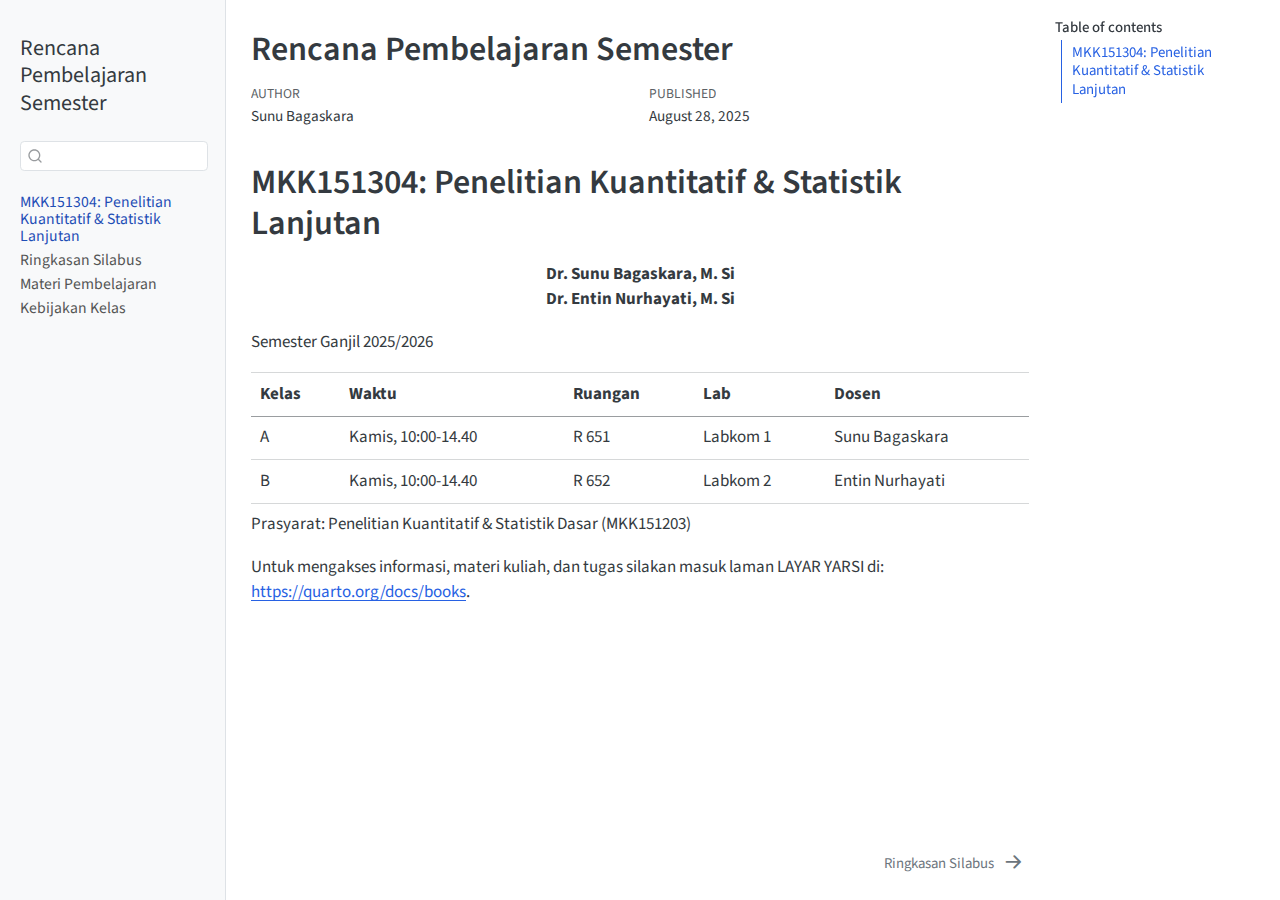
<file: docs/index.html>
<!DOCTYPE html>
<html xmlns="http://www.w3.org/1999/xhtml" lang="en" xml:lang="en"><head>

<meta charset="utf-8">
<meta name="generator" content="quarto-1.6.42">

<meta name="viewport" content="width=device-width, initial-scale=1.0, user-scalable=yes">

<meta name="author" content="Sunu Bagaskara">
<meta name="dcterms.date" content="2025-08-28">

<title>Rencana Pembelajaran Semester</title>
<style>
code{white-space: pre-wrap;}
span.smallcaps{font-variant: small-caps;}
div.columns{display: flex; gap: min(4vw, 1.5em);}
div.column{flex: auto; overflow-x: auto;}
div.hanging-indent{margin-left: 1.5em; text-indent: -1.5em;}
ul.task-list{list-style: none;}
ul.task-list li input[type="checkbox"] {
  width: 0.8em;
  margin: 0 0.8em 0.2em -1em; /* quarto-specific, see https://github.com/quarto-dev/quarto-cli/issues/4556 */ 
  vertical-align: middle;
}
</style>


<script src="site_libs/quarto-nav/quarto-nav.js"></script>
<script src="site_libs/quarto-nav/headroom.min.js"></script>
<script src="site_libs/clipboard/clipboard.min.js"></script>
<script src="site_libs/quarto-search/autocomplete.umd.js"></script>
<script src="site_libs/quarto-search/fuse.min.js"></script>
<script src="site_libs/quarto-search/quarto-search.js"></script>
<meta name="quarto:offset" content="./">
<link href="./ringkasan.html" rel="next">
<script src="site_libs/quarto-html/quarto.js"></script>
<script src="site_libs/quarto-html/popper.min.js"></script>
<script src="site_libs/quarto-html/tippy.umd.min.js"></script>
<script src="site_libs/quarto-html/anchor.min.js"></script>
<link href="site_libs/quarto-html/tippy.css" rel="stylesheet">
<link href="site_libs/quarto-html/quarto-syntax-highlighting-2f5df379a58b258e96c21c0638c20c03.css" rel="stylesheet" id="quarto-text-highlighting-styles">
<script src="site_libs/bootstrap/bootstrap.min.js"></script>
<link href="site_libs/bootstrap/bootstrap-icons.css" rel="stylesheet">
<link href="site_libs/bootstrap/bootstrap-e3a56bb833732dab8b1f4557df92a201.min.css" rel="stylesheet" append-hash="true" id="quarto-bootstrap" data-mode="light">
<script id="quarto-search-options" type="application/json">{
  "location": "sidebar",
  "copy-button": false,
  "collapse-after": 3,
  "panel-placement": "start",
  "type": "textbox",
  "limit": 50,
  "keyboard-shortcut": [
    "f",
    "/",
    "s"
  ],
  "show-item-context": false,
  "language": {
    "search-no-results-text": "No results",
    "search-matching-documents-text": "matching documents",
    "search-copy-link-title": "Copy link to search",
    "search-hide-matches-text": "Hide additional matches",
    "search-more-match-text": "more match in this document",
    "search-more-matches-text": "more matches in this document",
    "search-clear-button-title": "Clear",
    "search-text-placeholder": "",
    "search-detached-cancel-button-title": "Cancel",
    "search-submit-button-title": "Submit",
    "search-label": "Search"
  }
}</script>


</head>

<body class="nav-sidebar docked">

<div id="quarto-search-results"></div>
  <header id="quarto-header" class="headroom fixed-top">
  <nav class="quarto-secondary-nav">
    <div class="container-fluid d-flex">
      <button type="button" class="quarto-btn-toggle btn" data-bs-toggle="collapse" role="button" data-bs-target=".quarto-sidebar-collapse-item" aria-controls="quarto-sidebar" aria-expanded="false" aria-label="Toggle sidebar navigation" onclick="if (window.quartoToggleHeadroom) { window.quartoToggleHeadroom(); }">
        <i class="bi bi-layout-text-sidebar-reverse"></i>
      </button>
        <nav class="quarto-page-breadcrumbs" aria-label="breadcrumb"><ol class="breadcrumb"><li class="breadcrumb-item"><a href="./index.html">MKK151304: Penelitian Kuantitatif &amp; Statistik Lanjutan</a></li></ol></nav>
        <a class="flex-grow-1" role="navigation" data-bs-toggle="collapse" data-bs-target=".quarto-sidebar-collapse-item" aria-controls="quarto-sidebar" aria-expanded="false" aria-label="Toggle sidebar navigation" onclick="if (window.quartoToggleHeadroom) { window.quartoToggleHeadroom(); }">      
        </a>
      <button type="button" class="btn quarto-search-button" aria-label="Search" onclick="window.quartoOpenSearch();">
        <i class="bi bi-search"></i>
      </button>
    </div>
  </nav>
</header>
<!-- content -->
<div id="quarto-content" class="quarto-container page-columns page-rows-contents page-layout-article">
<!-- sidebar -->
  <nav id="quarto-sidebar" class="sidebar collapse collapse-horizontal quarto-sidebar-collapse-item sidebar-navigation docked overflow-auto">
    <div class="pt-lg-2 mt-2 text-left sidebar-header">
    <div class="sidebar-title mb-0 py-0">
      <a href="./">Rencana Pembelajaran Semester</a> 
    </div>
      </div>
        <div class="mt-2 flex-shrink-0 align-items-center">
        <div class="sidebar-search">
        <div id="quarto-search" class="" title="Search"></div>
        </div>
        </div>
    <div class="sidebar-menu-container"> 
    <ul class="list-unstyled mt-1">
        <li class="sidebar-item">
  <div class="sidebar-item-container"> 
  <a href="./index.html" class="sidebar-item-text sidebar-link active">
 <span class="menu-text">MKK151304: Penelitian Kuantitatif &amp; Statistik Lanjutan</span></a>
  </div>
</li>
        <li class="sidebar-item">
  <div class="sidebar-item-container"> 
  <a href="./ringkasan.html" class="sidebar-item-text sidebar-link">
 <span class="menu-text">Ringkasan Silabus</span></a>
  </div>
</li>
        <li class="sidebar-item">
  <div class="sidebar-item-container"> 
  <a href="./materi.html" class="sidebar-item-text sidebar-link">
 <span class="menu-text">Materi Pembelajaran</span></a>
  </div>
</li>
        <li class="sidebar-item">
  <div class="sidebar-item-container"> 
  <a href="./policies.html" class="sidebar-item-text sidebar-link">
 <span class="menu-text">Kebijakan Kelas</span></a>
  </div>
</li>
    </ul>
    </div>
</nav>
<div id="quarto-sidebar-glass" class="quarto-sidebar-collapse-item" data-bs-toggle="collapse" data-bs-target=".quarto-sidebar-collapse-item"></div>
<!-- margin-sidebar -->
    <div id="quarto-margin-sidebar" class="sidebar margin-sidebar">
        <nav id="TOC" role="doc-toc" class="toc-active" data-toc-expanded="3">
    <h2 id="toc-title">Table of contents</h2>
   
  <ul>
  <li><a href="#mkk151304-penelitian-kuantitatif-statistik-lanjutan" id="toc-mkk151304-penelitian-kuantitatif-statistik-lanjutan" class="nav-link active" data-scroll-target="#mkk151304-penelitian-kuantitatif-statistik-lanjutan">MKK151304: Penelitian Kuantitatif &amp; Statistik Lanjutan</a></li>
  </ul>
</nav>
    </div>
<!-- main -->
<main class="content" id="quarto-document-content">

<header id="title-block-header" class="quarto-title-block default">
<div class="quarto-title">
<h1 class="title">Rencana Pembelajaran Semester</h1>
</div>



<div class="quarto-title-meta">

    <div>
    <div class="quarto-title-meta-heading">Author</div>
    <div class="quarto-title-meta-contents">
             <p>Sunu Bagaskara </p>
          </div>
  </div>
    
    <div>
    <div class="quarto-title-meta-heading">Published</div>
    <div class="quarto-title-meta-contents">
      <p class="date">August 28, 2025</p>
    </div>
  </div>
  
    
  </div>
  


</header>


<section id="mkk151304-penelitian-kuantitatif-statistik-lanjutan" class="level1 unnumbered">
<h1 class="unnumbered">MKK151304: Penelitian Kuantitatif &amp; Statistik Lanjutan</h1>
<div style="text-align: center;">
<p><strong>Dr.&nbsp;Sunu Bagaskara, M. Si</strong><br>
<strong>Dr.&nbsp;Entin Nurhayati, M. Si</strong></p>
</div>
<p>Semester Ganjil 2025/2026</p>
<table class="caption-top table">
<thead>
<tr class="header">
<th>Kelas</th>
<th>Waktu</th>
<th>Ruangan</th>
<th>Lab</th>
<th>Dosen</th>
</tr>
</thead>
<tbody>
<tr class="odd">
<td>A</td>
<td>Kamis, 10:00-14.40</td>
<td>R 651</td>
<td>Labkom 1</td>
<td>Sunu Bagaskara</td>
</tr>
<tr class="even">
<td>B</td>
<td>Kamis, 10:00-14.40</td>
<td>R 652</td>
<td>Labkom 2</td>
<td>Entin Nurhayati</td>
</tr>
</tbody>
</table>
<p>Prasyarat: Penelitian Kuantitatif &amp; Statistik Dasar (MKK151203)</p>
<p>Untuk mengakses informasi, materi kuliah, dan tugas silakan masuk laman LAYAR YARSI di: <a href="https://quarto.org/docs/books" class="uri">https://quarto.org/docs/books</a>.</p>


</section>

</main> <!-- /main -->
<script id="quarto-html-after-body" type="application/javascript">
window.document.addEventListener("DOMContentLoaded", function (event) {
  const toggleBodyColorMode = (bsSheetEl) => {
    const mode = bsSheetEl.getAttribute("data-mode");
    const bodyEl = window.document.querySelector("body");
    if (mode === "dark") {
      bodyEl.classList.add("quarto-dark");
      bodyEl.classList.remove("quarto-light");
    } else {
      bodyEl.classList.add("quarto-light");
      bodyEl.classList.remove("quarto-dark");
    }
  }
  const toggleBodyColorPrimary = () => {
    const bsSheetEl = window.document.querySelector("link#quarto-bootstrap");
    if (bsSheetEl) {
      toggleBodyColorMode(bsSheetEl);
    }
  }
  toggleBodyColorPrimary();  
  const icon = "";
  const anchorJS = new window.AnchorJS();
  anchorJS.options = {
    placement: 'right',
    icon: icon
  };
  anchorJS.add('.anchored');
  const isCodeAnnotation = (el) => {
    for (const clz of el.classList) {
      if (clz.startsWith('code-annotation-')) {                     
        return true;
      }
    }
    return false;
  }
  const onCopySuccess = function(e) {
    // button target
    const button = e.trigger;
    // don't keep focus
    button.blur();
    // flash "checked"
    button.classList.add('code-copy-button-checked');
    var currentTitle = button.getAttribute("title");
    button.setAttribute("title", "Copied!");
    let tooltip;
    if (window.bootstrap) {
      button.setAttribute("data-bs-toggle", "tooltip");
      button.setAttribute("data-bs-placement", "left");
      button.setAttribute("data-bs-title", "Copied!");
      tooltip = new bootstrap.Tooltip(button, 
        { trigger: "manual", 
          customClass: "code-copy-button-tooltip",
          offset: [0, -8]});
      tooltip.show();    
    }
    setTimeout(function() {
      if (tooltip) {
        tooltip.hide();
        button.removeAttribute("data-bs-title");
        button.removeAttribute("data-bs-toggle");
        button.removeAttribute("data-bs-placement");
      }
      button.setAttribute("title", currentTitle);
      button.classList.remove('code-copy-button-checked');
    }, 1000);
    // clear code selection
    e.clearSelection();
  }
  const getTextToCopy = function(trigger) {
      const codeEl = trigger.previousElementSibling.cloneNode(true);
      for (const childEl of codeEl.children) {
        if (isCodeAnnotation(childEl)) {
          childEl.remove();
        }
      }
      return codeEl.innerText;
  }
  const clipboard = new window.ClipboardJS('.code-copy-button:not([data-in-quarto-modal])', {
    text: getTextToCopy
  });
  clipboard.on('success', onCopySuccess);
  if (window.document.getElementById('quarto-embedded-source-code-modal')) {
    const clipboardModal = new window.ClipboardJS('.code-copy-button[data-in-quarto-modal]', {
      text: getTextToCopy,
      container: window.document.getElementById('quarto-embedded-source-code-modal')
    });
    clipboardModal.on('success', onCopySuccess);
  }
    var localhostRegex = new RegExp(/^(?:http|https):\/\/localhost\:?[0-9]*\//);
    var mailtoRegex = new RegExp(/^mailto:/);
      var filterRegex = new RegExp('/' + window.location.host + '/');
    var isInternal = (href) => {
        return filterRegex.test(href) || localhostRegex.test(href) || mailtoRegex.test(href);
    }
    // Inspect non-navigation links and adorn them if external
 	var links = window.document.querySelectorAll('a[href]:not(.nav-link):not(.navbar-brand):not(.toc-action):not(.sidebar-link):not(.sidebar-item-toggle):not(.pagination-link):not(.no-external):not([aria-hidden]):not(.dropdown-item):not(.quarto-navigation-tool):not(.about-link)');
    for (var i=0; i<links.length; i++) {
      const link = links[i];
      if (!isInternal(link.href)) {
        // undo the damage that might have been done by quarto-nav.js in the case of
        // links that we want to consider external
        if (link.dataset.originalHref !== undefined) {
          link.href = link.dataset.originalHref;
        }
      }
    }
  function tippyHover(el, contentFn, onTriggerFn, onUntriggerFn) {
    const config = {
      allowHTML: true,
      maxWidth: 500,
      delay: 100,
      arrow: false,
      appendTo: function(el) {
          return el.parentElement;
      },
      interactive: true,
      interactiveBorder: 10,
      theme: 'quarto',
      placement: 'bottom-start',
    };
    if (contentFn) {
      config.content = contentFn;
    }
    if (onTriggerFn) {
      config.onTrigger = onTriggerFn;
    }
    if (onUntriggerFn) {
      config.onUntrigger = onUntriggerFn;
    }
    window.tippy(el, config); 
  }
  const noterefs = window.document.querySelectorAll('a[role="doc-noteref"]');
  for (var i=0; i<noterefs.length; i++) {
    const ref = noterefs[i];
    tippyHover(ref, function() {
      // use id or data attribute instead here
      let href = ref.getAttribute('data-footnote-href') || ref.getAttribute('href');
      try { href = new URL(href).hash; } catch {}
      const id = href.replace(/^#\/?/, "");
      const note = window.document.getElementById(id);
      if (note) {
        return note.innerHTML;
      } else {
        return "";
      }
    });
  }
  const xrefs = window.document.querySelectorAll('a.quarto-xref');
  const processXRef = (id, note) => {
    // Strip column container classes
    const stripColumnClz = (el) => {
      el.classList.remove("page-full", "page-columns");
      if (el.children) {
        for (const child of el.children) {
          stripColumnClz(child);
        }
      }
    }
    stripColumnClz(note)
    if (id === null || id.startsWith('sec-')) {
      // Special case sections, only their first couple elements
      const container = document.createElement("div");
      if (note.children && note.children.length > 2) {
        container.appendChild(note.children[0].cloneNode(true));
        for (let i = 1; i < note.children.length; i++) {
          const child = note.children[i];
          if (child.tagName === "P" && child.innerText === "") {
            continue;
          } else {
            container.appendChild(child.cloneNode(true));
            break;
          }
        }
        if (window.Quarto?.typesetMath) {
          window.Quarto.typesetMath(container);
        }
        return container.innerHTML
      } else {
        if (window.Quarto?.typesetMath) {
          window.Quarto.typesetMath(note);
        }
        return note.innerHTML;
      }
    } else {
      // Remove any anchor links if they are present
      const anchorLink = note.querySelector('a.anchorjs-link');
      if (anchorLink) {
        anchorLink.remove();
      }
      if (window.Quarto?.typesetMath) {
        window.Quarto.typesetMath(note);
      }
      if (note.classList.contains("callout")) {
        return note.outerHTML;
      } else {
        return note.innerHTML;
      }
    }
  }
  for (var i=0; i<xrefs.length; i++) {
    const xref = xrefs[i];
    tippyHover(xref, undefined, function(instance) {
      instance.disable();
      let url = xref.getAttribute('href');
      let hash = undefined; 
      if (url.startsWith('#')) {
        hash = url;
      } else {
        try { hash = new URL(url).hash; } catch {}
      }
      if (hash) {
        const id = hash.replace(/^#\/?/, "");
        const note = window.document.getElementById(id);
        if (note !== null) {
          try {
            const html = processXRef(id, note.cloneNode(true));
            instance.setContent(html);
          } finally {
            instance.enable();
            instance.show();
          }
        } else {
          // See if we can fetch this
          fetch(url.split('#')[0])
          .then(res => res.text())
          .then(html => {
            const parser = new DOMParser();
            const htmlDoc = parser.parseFromString(html, "text/html");
            const note = htmlDoc.getElementById(id);
            if (note !== null) {
              const html = processXRef(id, note);
              instance.setContent(html);
            } 
          }).finally(() => {
            instance.enable();
            instance.show();
          });
        }
      } else {
        // See if we can fetch a full url (with no hash to target)
        // This is a special case and we should probably do some content thinning / targeting
        fetch(url)
        .then(res => res.text())
        .then(html => {
          const parser = new DOMParser();
          const htmlDoc = parser.parseFromString(html, "text/html");
          const note = htmlDoc.querySelector('main.content');
          if (note !== null) {
            // This should only happen for chapter cross references
            // (since there is no id in the URL)
            // remove the first header
            if (note.children.length > 0 && note.children[0].tagName === "HEADER") {
              note.children[0].remove();
            }
            const html = processXRef(null, note);
            instance.setContent(html);
          } 
        }).finally(() => {
          instance.enable();
          instance.show();
        });
      }
    }, function(instance) {
    });
  }
      let selectedAnnoteEl;
      const selectorForAnnotation = ( cell, annotation) => {
        let cellAttr = 'data-code-cell="' + cell + '"';
        let lineAttr = 'data-code-annotation="' +  annotation + '"';
        const selector = 'span[' + cellAttr + '][' + lineAttr + ']';
        return selector;
      }
      const selectCodeLines = (annoteEl) => {
        const doc = window.document;
        const targetCell = annoteEl.getAttribute("data-target-cell");
        const targetAnnotation = annoteEl.getAttribute("data-target-annotation");
        const annoteSpan = window.document.querySelector(selectorForAnnotation(targetCell, targetAnnotation));
        const lines = annoteSpan.getAttribute("data-code-lines").split(",");
        const lineIds = lines.map((line) => {
          return targetCell + "-" + line;
        })
        let top = null;
        let height = null;
        let parent = null;
        if (lineIds.length > 0) {
            //compute the position of the single el (top and bottom and make a div)
            const el = window.document.getElementById(lineIds[0]);
            top = el.offsetTop;
            height = el.offsetHeight;
            parent = el.parentElement.parentElement;
          if (lineIds.length > 1) {
            const lastEl = window.document.getElementById(lineIds[lineIds.length - 1]);
            const bottom = lastEl.offsetTop + lastEl.offsetHeight;
            height = bottom - top;
          }
          if (top !== null && height !== null && parent !== null) {
            // cook up a div (if necessary) and position it 
            let div = window.document.getElementById("code-annotation-line-highlight");
            if (div === null) {
              div = window.document.createElement("div");
              div.setAttribute("id", "code-annotation-line-highlight");
              div.style.position = 'absolute';
              parent.appendChild(div);
            }
            div.style.top = top - 2 + "px";
            div.style.height = height + 4 + "px";
            div.style.left = 0;
            let gutterDiv = window.document.getElementById("code-annotation-line-highlight-gutter");
            if (gutterDiv === null) {
              gutterDiv = window.document.createElement("div");
              gutterDiv.setAttribute("id", "code-annotation-line-highlight-gutter");
              gutterDiv.style.position = 'absolute';
              const codeCell = window.document.getElementById(targetCell);
              const gutter = codeCell.querySelector('.code-annotation-gutter');
              gutter.appendChild(gutterDiv);
            }
            gutterDiv.style.top = top - 2 + "px";
            gutterDiv.style.height = height + 4 + "px";
          }
          selectedAnnoteEl = annoteEl;
        }
      };
      const unselectCodeLines = () => {
        const elementsIds = ["code-annotation-line-highlight", "code-annotation-line-highlight-gutter"];
        elementsIds.forEach((elId) => {
          const div = window.document.getElementById(elId);
          if (div) {
            div.remove();
          }
        });
        selectedAnnoteEl = undefined;
      };
        // Handle positioning of the toggle
    window.addEventListener(
      "resize",
      throttle(() => {
        elRect = undefined;
        if (selectedAnnoteEl) {
          selectCodeLines(selectedAnnoteEl);
        }
      }, 10)
    );
    function throttle(fn, ms) {
    let throttle = false;
    let timer;
      return (...args) => {
        if(!throttle) { // first call gets through
            fn.apply(this, args);
            throttle = true;
        } else { // all the others get throttled
            if(timer) clearTimeout(timer); // cancel #2
            timer = setTimeout(() => {
              fn.apply(this, args);
              timer = throttle = false;
            }, ms);
        }
      };
    }
      // Attach click handler to the DT
      const annoteDls = window.document.querySelectorAll('dt[data-target-cell]');
      for (const annoteDlNode of annoteDls) {
        annoteDlNode.addEventListener('click', (event) => {
          const clickedEl = event.target;
          if (clickedEl !== selectedAnnoteEl) {
            unselectCodeLines();
            const activeEl = window.document.querySelector('dt[data-target-cell].code-annotation-active');
            if (activeEl) {
              activeEl.classList.remove('code-annotation-active');
            }
            selectCodeLines(clickedEl);
            clickedEl.classList.add('code-annotation-active');
          } else {
            // Unselect the line
            unselectCodeLines();
            clickedEl.classList.remove('code-annotation-active');
          }
        });
      }
  const findCites = (el) => {
    const parentEl = el.parentElement;
    if (parentEl) {
      const cites = parentEl.dataset.cites;
      if (cites) {
        return {
          el,
          cites: cites.split(' ')
        };
      } else {
        return findCites(el.parentElement)
      }
    } else {
      return undefined;
    }
  };
  var bibliorefs = window.document.querySelectorAll('a[role="doc-biblioref"]');
  for (var i=0; i<bibliorefs.length; i++) {
    const ref = bibliorefs[i];
    const citeInfo = findCites(ref);
    if (citeInfo) {
      tippyHover(citeInfo.el, function() {
        var popup = window.document.createElement('div');
        citeInfo.cites.forEach(function(cite) {
          var citeDiv = window.document.createElement('div');
          citeDiv.classList.add('hanging-indent');
          citeDiv.classList.add('csl-entry');
          var biblioDiv = window.document.getElementById('ref-' + cite);
          if (biblioDiv) {
            citeDiv.innerHTML = biblioDiv.innerHTML;
          }
          popup.appendChild(citeDiv);
        });
        return popup.innerHTML;
      });
    }
  }
});
</script>
<nav class="page-navigation">
  <div class="nav-page nav-page-previous">
  </div>
  <div class="nav-page nav-page-next">
      <a href="./ringkasan.html" class="pagination-link" aria-label="Ringkasan Silabus">
        <span class="nav-page-text">Ringkasan Silabus</span> <i class="bi bi-arrow-right-short"></i>
      </a>
  </div>
</nav>
</div> <!-- /content -->




</body></html>
</file>
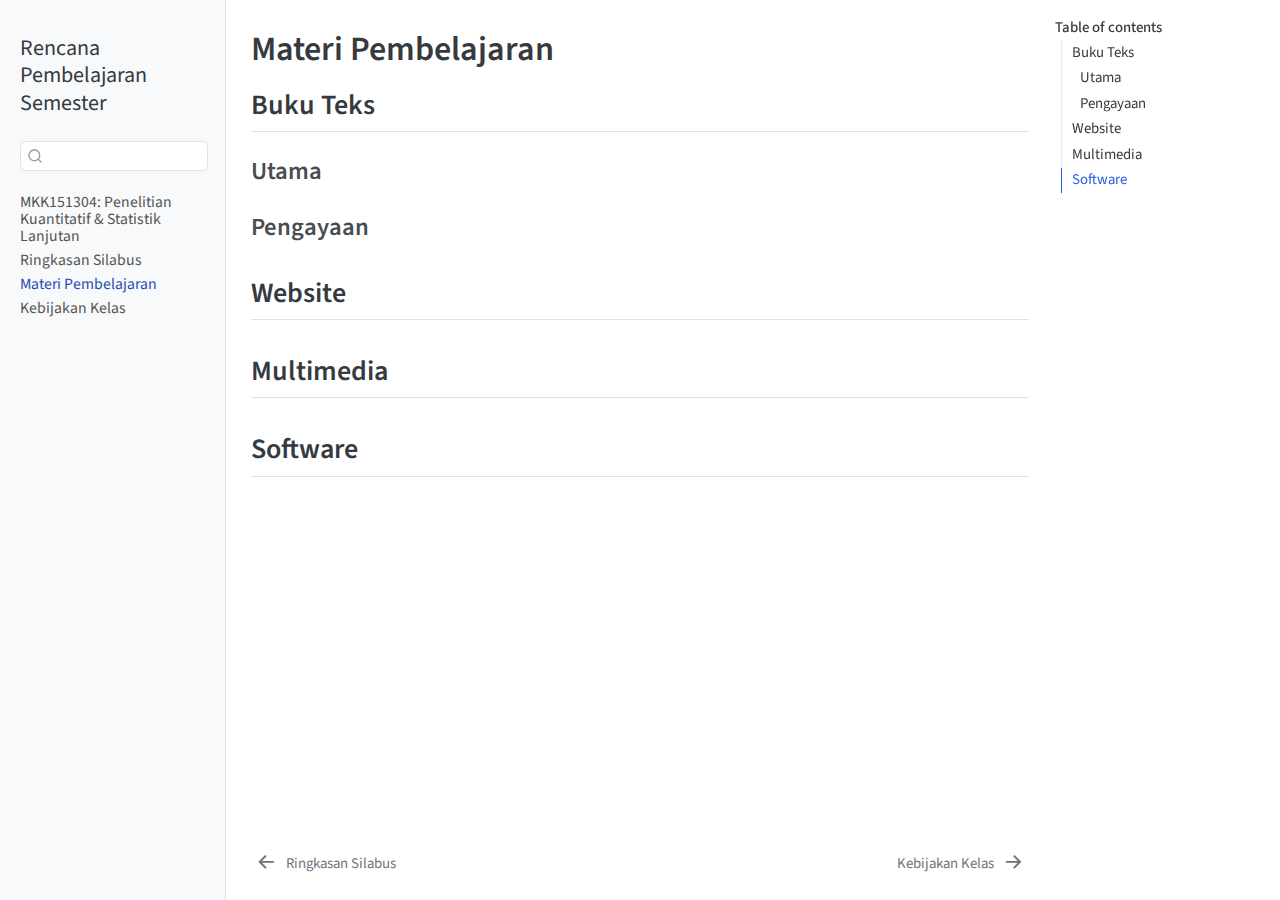
<file: docs/materi.html>
<!DOCTYPE html>
<html xmlns="http://www.w3.org/1999/xhtml" lang="en" xml:lang="en"><head>

<meta charset="utf-8">
<meta name="generator" content="quarto-1.6.42">

<meta name="viewport" content="width=device-width, initial-scale=1.0, user-scalable=yes">


<title>Materi Pembelajaran – Rencana Pembelajaran Semester</title>
<style>
code{white-space: pre-wrap;}
span.smallcaps{font-variant: small-caps;}
div.columns{display: flex; gap: min(4vw, 1.5em);}
div.column{flex: auto; overflow-x: auto;}
div.hanging-indent{margin-left: 1.5em; text-indent: -1.5em;}
ul.task-list{list-style: none;}
ul.task-list li input[type="checkbox"] {
  width: 0.8em;
  margin: 0 0.8em 0.2em -1em; /* quarto-specific, see https://github.com/quarto-dev/quarto-cli/issues/4556 */ 
  vertical-align: middle;
}
</style>


<script src="site_libs/quarto-nav/quarto-nav.js"></script>
<script src="site_libs/quarto-nav/headroom.min.js"></script>
<script src="site_libs/clipboard/clipboard.min.js"></script>
<script src="site_libs/quarto-search/autocomplete.umd.js"></script>
<script src="site_libs/quarto-search/fuse.min.js"></script>
<script src="site_libs/quarto-search/quarto-search.js"></script>
<meta name="quarto:offset" content="./">
<link href="./policies.html" rel="next">
<link href="./ringkasan.html" rel="prev">
<script src="site_libs/quarto-html/quarto.js"></script>
<script src="site_libs/quarto-html/popper.min.js"></script>
<script src="site_libs/quarto-html/tippy.umd.min.js"></script>
<script src="site_libs/quarto-html/anchor.min.js"></script>
<link href="site_libs/quarto-html/tippy.css" rel="stylesheet">
<link href="site_libs/quarto-html/quarto-syntax-highlighting-2f5df379a58b258e96c21c0638c20c03.css" rel="stylesheet" id="quarto-text-highlighting-styles">
<script src="site_libs/bootstrap/bootstrap.min.js"></script>
<link href="site_libs/bootstrap/bootstrap-icons.css" rel="stylesheet">
<link href="site_libs/bootstrap/bootstrap-e3a56bb833732dab8b1f4557df92a201.min.css" rel="stylesheet" append-hash="true" id="quarto-bootstrap" data-mode="light">
<script id="quarto-search-options" type="application/json">{
  "location": "sidebar",
  "copy-button": false,
  "collapse-after": 3,
  "panel-placement": "start",
  "type": "textbox",
  "limit": 50,
  "keyboard-shortcut": [
    "f",
    "/",
    "s"
  ],
  "show-item-context": false,
  "language": {
    "search-no-results-text": "No results",
    "search-matching-documents-text": "matching documents",
    "search-copy-link-title": "Copy link to search",
    "search-hide-matches-text": "Hide additional matches",
    "search-more-match-text": "more match in this document",
    "search-more-matches-text": "more matches in this document",
    "search-clear-button-title": "Clear",
    "search-text-placeholder": "",
    "search-detached-cancel-button-title": "Cancel",
    "search-submit-button-title": "Submit",
    "search-label": "Search"
  }
}</script>


</head>

<body class="nav-sidebar docked">

<div id="quarto-search-results"></div>
  <header id="quarto-header" class="headroom fixed-top">
  <nav class="quarto-secondary-nav">
    <div class="container-fluid d-flex">
      <button type="button" class="quarto-btn-toggle btn" data-bs-toggle="collapse" role="button" data-bs-target=".quarto-sidebar-collapse-item" aria-controls="quarto-sidebar" aria-expanded="false" aria-label="Toggle sidebar navigation" onclick="if (window.quartoToggleHeadroom) { window.quartoToggleHeadroom(); }">
        <i class="bi bi-layout-text-sidebar-reverse"></i>
      </button>
        <nav class="quarto-page-breadcrumbs" aria-label="breadcrumb"><ol class="breadcrumb"><li class="breadcrumb-item"><a href="./materi.html">Materi Pembelajaran</a></li></ol></nav>
        <a class="flex-grow-1" role="navigation" data-bs-toggle="collapse" data-bs-target=".quarto-sidebar-collapse-item" aria-controls="quarto-sidebar" aria-expanded="false" aria-label="Toggle sidebar navigation" onclick="if (window.quartoToggleHeadroom) { window.quartoToggleHeadroom(); }">      
        </a>
      <button type="button" class="btn quarto-search-button" aria-label="Search" onclick="window.quartoOpenSearch();">
        <i class="bi bi-search"></i>
      </button>
    </div>
  </nav>
</header>
<!-- content -->
<div id="quarto-content" class="quarto-container page-columns page-rows-contents page-layout-article">
<!-- sidebar -->
  <nav id="quarto-sidebar" class="sidebar collapse collapse-horizontal quarto-sidebar-collapse-item sidebar-navigation docked overflow-auto">
    <div class="pt-lg-2 mt-2 text-left sidebar-header">
    <div class="sidebar-title mb-0 py-0">
      <a href="./">Rencana Pembelajaran Semester</a> 
    </div>
      </div>
        <div class="mt-2 flex-shrink-0 align-items-center">
        <div class="sidebar-search">
        <div id="quarto-search" class="" title="Search"></div>
        </div>
        </div>
    <div class="sidebar-menu-container"> 
    <ul class="list-unstyled mt-1">
        <li class="sidebar-item">
  <div class="sidebar-item-container"> 
  <a href="./index.html" class="sidebar-item-text sidebar-link">
 <span class="menu-text">MKK151304: Penelitian Kuantitatif &amp; Statistik Lanjutan</span></a>
  </div>
</li>
        <li class="sidebar-item">
  <div class="sidebar-item-container"> 
  <a href="./ringkasan.html" class="sidebar-item-text sidebar-link">
 <span class="menu-text">Ringkasan Silabus</span></a>
  </div>
</li>
        <li class="sidebar-item">
  <div class="sidebar-item-container"> 
  <a href="./materi.html" class="sidebar-item-text sidebar-link active">
 <span class="menu-text">Materi Pembelajaran</span></a>
  </div>
</li>
        <li class="sidebar-item">
  <div class="sidebar-item-container"> 
  <a href="./policies.html" class="sidebar-item-text sidebar-link">
 <span class="menu-text">Kebijakan Kelas</span></a>
  </div>
</li>
    </ul>
    </div>
</nav>
<div id="quarto-sidebar-glass" class="quarto-sidebar-collapse-item" data-bs-toggle="collapse" data-bs-target=".quarto-sidebar-collapse-item"></div>
<!-- margin-sidebar -->
    <div id="quarto-margin-sidebar" class="sidebar margin-sidebar">
        <nav id="TOC" role="doc-toc" class="toc-active" data-toc-expanded="3">
    <h2 id="toc-title">Table of contents</h2>
   
  <ul>
  <li><a href="#buku-teks" id="toc-buku-teks" class="nav-link active" data-scroll-target="#buku-teks">Buku Teks</a>
  <ul class="collapse">
  <li><a href="#utama" id="toc-utama" class="nav-link" data-scroll-target="#utama">Utama</a></li>
  <li><a href="#pengayaan" id="toc-pengayaan" class="nav-link" data-scroll-target="#pengayaan">Pengayaan</a></li>
  </ul></li>
  <li><a href="#website" id="toc-website" class="nav-link" data-scroll-target="#website">Website</a></li>
  <li><a href="#multimedia" id="toc-multimedia" class="nav-link" data-scroll-target="#multimedia">Multimedia</a></li>
  <li><a href="#software" id="toc-software" class="nav-link" data-scroll-target="#software">Software</a></li>
  </ul>
</nav>
    </div>
<!-- main -->
<main class="content" id="quarto-document-content">

<header id="title-block-header" class="quarto-title-block default">
<div class="quarto-title">
<h1 class="title">Materi Pembelajaran</h1>
</div>



<div class="quarto-title-meta">

    
  
    
  </div>
  


</header>


<section id="buku-teks" class="level2">
<h2 class="anchored" data-anchor-id="buku-teks">Buku Teks</h2>
<section id="utama" class="level3">
<h3 class="anchored" data-anchor-id="utama">Utama</h3>
</section>
<section id="pengayaan" class="level3">
<h3 class="anchored" data-anchor-id="pengayaan">Pengayaan</h3>
</section>
</section>
<section id="website" class="level2">
<h2 class="anchored" data-anchor-id="website">Website</h2>
</section>
<section id="multimedia" class="level2">
<h2 class="anchored" data-anchor-id="multimedia">Multimedia</h2>
</section>
<section id="software" class="level2">
<h2 class="anchored" data-anchor-id="software">Software</h2>


</section>

</main> <!-- /main -->
<script id="quarto-html-after-body" type="application/javascript">
window.document.addEventListener("DOMContentLoaded", function (event) {
  const toggleBodyColorMode = (bsSheetEl) => {
    const mode = bsSheetEl.getAttribute("data-mode");
    const bodyEl = window.document.querySelector("body");
    if (mode === "dark") {
      bodyEl.classList.add("quarto-dark");
      bodyEl.classList.remove("quarto-light");
    } else {
      bodyEl.classList.add("quarto-light");
      bodyEl.classList.remove("quarto-dark");
    }
  }
  const toggleBodyColorPrimary = () => {
    const bsSheetEl = window.document.querySelector("link#quarto-bootstrap");
    if (bsSheetEl) {
      toggleBodyColorMode(bsSheetEl);
    }
  }
  toggleBodyColorPrimary();  
  const icon = "";
  const anchorJS = new window.AnchorJS();
  anchorJS.options = {
    placement: 'right',
    icon: icon
  };
  anchorJS.add('.anchored');
  const isCodeAnnotation = (el) => {
    for (const clz of el.classList) {
      if (clz.startsWith('code-annotation-')) {                     
        return true;
      }
    }
    return false;
  }
  const onCopySuccess = function(e) {
    // button target
    const button = e.trigger;
    // don't keep focus
    button.blur();
    // flash "checked"
    button.classList.add('code-copy-button-checked');
    var currentTitle = button.getAttribute("title");
    button.setAttribute("title", "Copied!");
    let tooltip;
    if (window.bootstrap) {
      button.setAttribute("data-bs-toggle", "tooltip");
      button.setAttribute("data-bs-placement", "left");
      button.setAttribute("data-bs-title", "Copied!");
      tooltip = new bootstrap.Tooltip(button, 
        { trigger: "manual", 
          customClass: "code-copy-button-tooltip",
          offset: [0, -8]});
      tooltip.show();    
    }
    setTimeout(function() {
      if (tooltip) {
        tooltip.hide();
        button.removeAttribute("data-bs-title");
        button.removeAttribute("data-bs-toggle");
        button.removeAttribute("data-bs-placement");
      }
      button.setAttribute("title", currentTitle);
      button.classList.remove('code-copy-button-checked');
    }, 1000);
    // clear code selection
    e.clearSelection();
  }
  const getTextToCopy = function(trigger) {
      const codeEl = trigger.previousElementSibling.cloneNode(true);
      for (const childEl of codeEl.children) {
        if (isCodeAnnotation(childEl)) {
          childEl.remove();
        }
      }
      return codeEl.innerText;
  }
  const clipboard = new window.ClipboardJS('.code-copy-button:not([data-in-quarto-modal])', {
    text: getTextToCopy
  });
  clipboard.on('success', onCopySuccess);
  if (window.document.getElementById('quarto-embedded-source-code-modal')) {
    const clipboardModal = new window.ClipboardJS('.code-copy-button[data-in-quarto-modal]', {
      text: getTextToCopy,
      container: window.document.getElementById('quarto-embedded-source-code-modal')
    });
    clipboardModal.on('success', onCopySuccess);
  }
    var localhostRegex = new RegExp(/^(?:http|https):\/\/localhost\:?[0-9]*\//);
    var mailtoRegex = new RegExp(/^mailto:/);
      var filterRegex = new RegExp('/' + window.location.host + '/');
    var isInternal = (href) => {
        return filterRegex.test(href) || localhostRegex.test(href) || mailtoRegex.test(href);
    }
    // Inspect non-navigation links and adorn them if external
 	var links = window.document.querySelectorAll('a[href]:not(.nav-link):not(.navbar-brand):not(.toc-action):not(.sidebar-link):not(.sidebar-item-toggle):not(.pagination-link):not(.no-external):not([aria-hidden]):not(.dropdown-item):not(.quarto-navigation-tool):not(.about-link)');
    for (var i=0; i<links.length; i++) {
      const link = links[i];
      if (!isInternal(link.href)) {
        // undo the damage that might have been done by quarto-nav.js in the case of
        // links that we want to consider external
        if (link.dataset.originalHref !== undefined) {
          link.href = link.dataset.originalHref;
        }
      }
    }
  function tippyHover(el, contentFn, onTriggerFn, onUntriggerFn) {
    const config = {
      allowHTML: true,
      maxWidth: 500,
      delay: 100,
      arrow: false,
      appendTo: function(el) {
          return el.parentElement;
      },
      interactive: true,
      interactiveBorder: 10,
      theme: 'quarto',
      placement: 'bottom-start',
    };
    if (contentFn) {
      config.content = contentFn;
    }
    if (onTriggerFn) {
      config.onTrigger = onTriggerFn;
    }
    if (onUntriggerFn) {
      config.onUntrigger = onUntriggerFn;
    }
    window.tippy(el, config); 
  }
  const noterefs = window.document.querySelectorAll('a[role="doc-noteref"]');
  for (var i=0; i<noterefs.length; i++) {
    const ref = noterefs[i];
    tippyHover(ref, function() {
      // use id or data attribute instead here
      let href = ref.getAttribute('data-footnote-href') || ref.getAttribute('href');
      try { href = new URL(href).hash; } catch {}
      const id = href.replace(/^#\/?/, "");
      const note = window.document.getElementById(id);
      if (note) {
        return note.innerHTML;
      } else {
        return "";
      }
    });
  }
  const xrefs = window.document.querySelectorAll('a.quarto-xref');
  const processXRef = (id, note) => {
    // Strip column container classes
    const stripColumnClz = (el) => {
      el.classList.remove("page-full", "page-columns");
      if (el.children) {
        for (const child of el.children) {
          stripColumnClz(child);
        }
      }
    }
    stripColumnClz(note)
    if (id === null || id.startsWith('sec-')) {
      // Special case sections, only their first couple elements
      const container = document.createElement("div");
      if (note.children && note.children.length > 2) {
        container.appendChild(note.children[0].cloneNode(true));
        for (let i = 1; i < note.children.length; i++) {
          const child = note.children[i];
          if (child.tagName === "P" && child.innerText === "") {
            continue;
          } else {
            container.appendChild(child.cloneNode(true));
            break;
          }
        }
        if (window.Quarto?.typesetMath) {
          window.Quarto.typesetMath(container);
        }
        return container.innerHTML
      } else {
        if (window.Quarto?.typesetMath) {
          window.Quarto.typesetMath(note);
        }
        return note.innerHTML;
      }
    } else {
      // Remove any anchor links if they are present
      const anchorLink = note.querySelector('a.anchorjs-link');
      if (anchorLink) {
        anchorLink.remove();
      }
      if (window.Quarto?.typesetMath) {
        window.Quarto.typesetMath(note);
      }
      if (note.classList.contains("callout")) {
        return note.outerHTML;
      } else {
        return note.innerHTML;
      }
    }
  }
  for (var i=0; i<xrefs.length; i++) {
    const xref = xrefs[i];
    tippyHover(xref, undefined, function(instance) {
      instance.disable();
      let url = xref.getAttribute('href');
      let hash = undefined; 
      if (url.startsWith('#')) {
        hash = url;
      } else {
        try { hash = new URL(url).hash; } catch {}
      }
      if (hash) {
        const id = hash.replace(/^#\/?/, "");
        const note = window.document.getElementById(id);
        if (note !== null) {
          try {
            const html = processXRef(id, note.cloneNode(true));
            instance.setContent(html);
          } finally {
            instance.enable();
            instance.show();
          }
        } else {
          // See if we can fetch this
          fetch(url.split('#')[0])
          .then(res => res.text())
          .then(html => {
            const parser = new DOMParser();
            const htmlDoc = parser.parseFromString(html, "text/html");
            const note = htmlDoc.getElementById(id);
            if (note !== null) {
              const html = processXRef(id, note);
              instance.setContent(html);
            } 
          }).finally(() => {
            instance.enable();
            instance.show();
          });
        }
      } else {
        // See if we can fetch a full url (with no hash to target)
        // This is a special case and we should probably do some content thinning / targeting
        fetch(url)
        .then(res => res.text())
        .then(html => {
          const parser = new DOMParser();
          const htmlDoc = parser.parseFromString(html, "text/html");
          const note = htmlDoc.querySelector('main.content');
          if (note !== null) {
            // This should only happen for chapter cross references
            // (since there is no id in the URL)
            // remove the first header
            if (note.children.length > 0 && note.children[0].tagName === "HEADER") {
              note.children[0].remove();
            }
            const html = processXRef(null, note);
            instance.setContent(html);
          } 
        }).finally(() => {
          instance.enable();
          instance.show();
        });
      }
    }, function(instance) {
    });
  }
      let selectedAnnoteEl;
      const selectorForAnnotation = ( cell, annotation) => {
        let cellAttr = 'data-code-cell="' + cell + '"';
        let lineAttr = 'data-code-annotation="' +  annotation + '"';
        const selector = 'span[' + cellAttr + '][' + lineAttr + ']';
        return selector;
      }
      const selectCodeLines = (annoteEl) => {
        const doc = window.document;
        const targetCell = annoteEl.getAttribute("data-target-cell");
        const targetAnnotation = annoteEl.getAttribute("data-target-annotation");
        const annoteSpan = window.document.querySelector(selectorForAnnotation(targetCell, targetAnnotation));
        const lines = annoteSpan.getAttribute("data-code-lines").split(",");
        const lineIds = lines.map((line) => {
          return targetCell + "-" + line;
        })
        let top = null;
        let height = null;
        let parent = null;
        if (lineIds.length > 0) {
            //compute the position of the single el (top and bottom and make a div)
            const el = window.document.getElementById(lineIds[0]);
            top = el.offsetTop;
            height = el.offsetHeight;
            parent = el.parentElement.parentElement;
          if (lineIds.length > 1) {
            const lastEl = window.document.getElementById(lineIds[lineIds.length - 1]);
            const bottom = lastEl.offsetTop + lastEl.offsetHeight;
            height = bottom - top;
          }
          if (top !== null && height !== null && parent !== null) {
            // cook up a div (if necessary) and position it 
            let div = window.document.getElementById("code-annotation-line-highlight");
            if (div === null) {
              div = window.document.createElement("div");
              div.setAttribute("id", "code-annotation-line-highlight");
              div.style.position = 'absolute';
              parent.appendChild(div);
            }
            div.style.top = top - 2 + "px";
            div.style.height = height + 4 + "px";
            div.style.left = 0;
            let gutterDiv = window.document.getElementById("code-annotation-line-highlight-gutter");
            if (gutterDiv === null) {
              gutterDiv = window.document.createElement("div");
              gutterDiv.setAttribute("id", "code-annotation-line-highlight-gutter");
              gutterDiv.style.position = 'absolute';
              const codeCell = window.document.getElementById(targetCell);
              const gutter = codeCell.querySelector('.code-annotation-gutter');
              gutter.appendChild(gutterDiv);
            }
            gutterDiv.style.top = top - 2 + "px";
            gutterDiv.style.height = height + 4 + "px";
          }
          selectedAnnoteEl = annoteEl;
        }
      };
      const unselectCodeLines = () => {
        const elementsIds = ["code-annotation-line-highlight", "code-annotation-line-highlight-gutter"];
        elementsIds.forEach((elId) => {
          const div = window.document.getElementById(elId);
          if (div) {
            div.remove();
          }
        });
        selectedAnnoteEl = undefined;
      };
        // Handle positioning of the toggle
    window.addEventListener(
      "resize",
      throttle(() => {
        elRect = undefined;
        if (selectedAnnoteEl) {
          selectCodeLines(selectedAnnoteEl);
        }
      }, 10)
    );
    function throttle(fn, ms) {
    let throttle = false;
    let timer;
      return (...args) => {
        if(!throttle) { // first call gets through
            fn.apply(this, args);
            throttle = true;
        } else { // all the others get throttled
            if(timer) clearTimeout(timer); // cancel #2
            timer = setTimeout(() => {
              fn.apply(this, args);
              timer = throttle = false;
            }, ms);
        }
      };
    }
      // Attach click handler to the DT
      const annoteDls = window.document.querySelectorAll('dt[data-target-cell]');
      for (const annoteDlNode of annoteDls) {
        annoteDlNode.addEventListener('click', (event) => {
          const clickedEl = event.target;
          if (clickedEl !== selectedAnnoteEl) {
            unselectCodeLines();
            const activeEl = window.document.querySelector('dt[data-target-cell].code-annotation-active');
            if (activeEl) {
              activeEl.classList.remove('code-annotation-active');
            }
            selectCodeLines(clickedEl);
            clickedEl.classList.add('code-annotation-active');
          } else {
            // Unselect the line
            unselectCodeLines();
            clickedEl.classList.remove('code-annotation-active');
          }
        });
      }
  const findCites = (el) => {
    const parentEl = el.parentElement;
    if (parentEl) {
      const cites = parentEl.dataset.cites;
      if (cites) {
        return {
          el,
          cites: cites.split(' ')
        };
      } else {
        return findCites(el.parentElement)
      }
    } else {
      return undefined;
    }
  };
  var bibliorefs = window.document.querySelectorAll('a[role="doc-biblioref"]');
  for (var i=0; i<bibliorefs.length; i++) {
    const ref = bibliorefs[i];
    const citeInfo = findCites(ref);
    if (citeInfo) {
      tippyHover(citeInfo.el, function() {
        var popup = window.document.createElement('div');
        citeInfo.cites.forEach(function(cite) {
          var citeDiv = window.document.createElement('div');
          citeDiv.classList.add('hanging-indent');
          citeDiv.classList.add('csl-entry');
          var biblioDiv = window.document.getElementById('ref-' + cite);
          if (biblioDiv) {
            citeDiv.innerHTML = biblioDiv.innerHTML;
          }
          popup.appendChild(citeDiv);
        });
        return popup.innerHTML;
      });
    }
  }
});
</script>
<nav class="page-navigation">
  <div class="nav-page nav-page-previous">
      <a href="./ringkasan.html" class="pagination-link" aria-label="Ringkasan Silabus">
        <i class="bi bi-arrow-left-short"></i> <span class="nav-page-text">Ringkasan Silabus</span>
      </a>          
  </div>
  <div class="nav-page nav-page-next">
      <a href="./policies.html" class="pagination-link" aria-label="Kebijakan Kelas">
        <span class="nav-page-text">Kebijakan Kelas</span> <i class="bi bi-arrow-right-short"></i>
      </a>
  </div>
</nav>
</div> <!-- /content -->




</body></html>
</file>
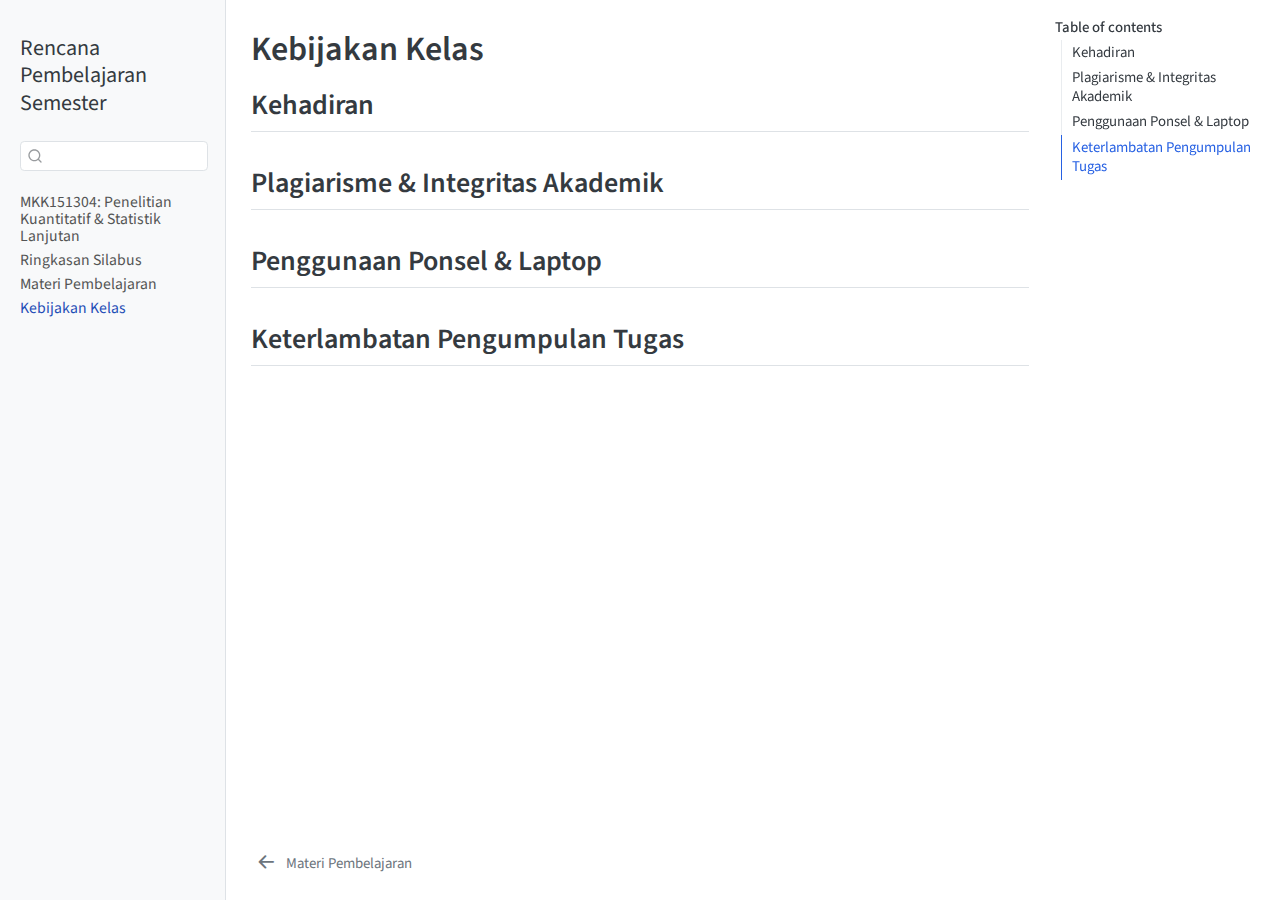
<file: docs/policies.html>
<!DOCTYPE html>
<html xmlns="http://www.w3.org/1999/xhtml" lang="en" xml:lang="en"><head>

<meta charset="utf-8">
<meta name="generator" content="quarto-1.6.42">

<meta name="viewport" content="width=device-width, initial-scale=1.0, user-scalable=yes">


<title>Kebijakan Kelas – Rencana Pembelajaran Semester</title>
<style>
code{white-space: pre-wrap;}
span.smallcaps{font-variant: small-caps;}
div.columns{display: flex; gap: min(4vw, 1.5em);}
div.column{flex: auto; overflow-x: auto;}
div.hanging-indent{margin-left: 1.5em; text-indent: -1.5em;}
ul.task-list{list-style: none;}
ul.task-list li input[type="checkbox"] {
  width: 0.8em;
  margin: 0 0.8em 0.2em -1em; /* quarto-specific, see https://github.com/quarto-dev/quarto-cli/issues/4556 */ 
  vertical-align: middle;
}
</style>


<script src="site_libs/quarto-nav/quarto-nav.js"></script>
<script src="site_libs/quarto-nav/headroom.min.js"></script>
<script src="site_libs/clipboard/clipboard.min.js"></script>
<script src="site_libs/quarto-search/autocomplete.umd.js"></script>
<script src="site_libs/quarto-search/fuse.min.js"></script>
<script src="site_libs/quarto-search/quarto-search.js"></script>
<meta name="quarto:offset" content="./">
<link href="./materi.html" rel="prev">
<script src="site_libs/quarto-html/quarto.js"></script>
<script src="site_libs/quarto-html/popper.min.js"></script>
<script src="site_libs/quarto-html/tippy.umd.min.js"></script>
<script src="site_libs/quarto-html/anchor.min.js"></script>
<link href="site_libs/quarto-html/tippy.css" rel="stylesheet">
<link href="site_libs/quarto-html/quarto-syntax-highlighting-2f5df379a58b258e96c21c0638c20c03.css" rel="stylesheet" id="quarto-text-highlighting-styles">
<script src="site_libs/bootstrap/bootstrap.min.js"></script>
<link href="site_libs/bootstrap/bootstrap-icons.css" rel="stylesheet">
<link href="site_libs/bootstrap/bootstrap-e3a56bb833732dab8b1f4557df92a201.min.css" rel="stylesheet" append-hash="true" id="quarto-bootstrap" data-mode="light">
<script id="quarto-search-options" type="application/json">{
  "location": "sidebar",
  "copy-button": false,
  "collapse-after": 3,
  "panel-placement": "start",
  "type": "textbox",
  "limit": 50,
  "keyboard-shortcut": [
    "f",
    "/",
    "s"
  ],
  "show-item-context": false,
  "language": {
    "search-no-results-text": "No results",
    "search-matching-documents-text": "matching documents",
    "search-copy-link-title": "Copy link to search",
    "search-hide-matches-text": "Hide additional matches",
    "search-more-match-text": "more match in this document",
    "search-more-matches-text": "more matches in this document",
    "search-clear-button-title": "Clear",
    "search-text-placeholder": "",
    "search-detached-cancel-button-title": "Cancel",
    "search-submit-button-title": "Submit",
    "search-label": "Search"
  }
}</script>


</head>

<body class="nav-sidebar docked">

<div id="quarto-search-results"></div>
  <header id="quarto-header" class="headroom fixed-top">
  <nav class="quarto-secondary-nav">
    <div class="container-fluid d-flex">
      <button type="button" class="quarto-btn-toggle btn" data-bs-toggle="collapse" role="button" data-bs-target=".quarto-sidebar-collapse-item" aria-controls="quarto-sidebar" aria-expanded="false" aria-label="Toggle sidebar navigation" onclick="if (window.quartoToggleHeadroom) { window.quartoToggleHeadroom(); }">
        <i class="bi bi-layout-text-sidebar-reverse"></i>
      </button>
        <nav class="quarto-page-breadcrumbs" aria-label="breadcrumb"><ol class="breadcrumb"><li class="breadcrumb-item"><a href="./policies.html">Kebijakan Kelas</a></li></ol></nav>
        <a class="flex-grow-1" role="navigation" data-bs-toggle="collapse" data-bs-target=".quarto-sidebar-collapse-item" aria-controls="quarto-sidebar" aria-expanded="false" aria-label="Toggle sidebar navigation" onclick="if (window.quartoToggleHeadroom) { window.quartoToggleHeadroom(); }">      
        </a>
      <button type="button" class="btn quarto-search-button" aria-label="Search" onclick="window.quartoOpenSearch();">
        <i class="bi bi-search"></i>
      </button>
    </div>
  </nav>
</header>
<!-- content -->
<div id="quarto-content" class="quarto-container page-columns page-rows-contents page-layout-article">
<!-- sidebar -->
  <nav id="quarto-sidebar" class="sidebar collapse collapse-horizontal quarto-sidebar-collapse-item sidebar-navigation docked overflow-auto">
    <div class="pt-lg-2 mt-2 text-left sidebar-header">
    <div class="sidebar-title mb-0 py-0">
      <a href="./">Rencana Pembelajaran Semester</a> 
    </div>
      </div>
        <div class="mt-2 flex-shrink-0 align-items-center">
        <div class="sidebar-search">
        <div id="quarto-search" class="" title="Search"></div>
        </div>
        </div>
    <div class="sidebar-menu-container"> 
    <ul class="list-unstyled mt-1">
        <li class="sidebar-item">
  <div class="sidebar-item-container"> 
  <a href="./index.html" class="sidebar-item-text sidebar-link">
 <span class="menu-text">MKK151304: Penelitian Kuantitatif &amp; Statistik Lanjutan</span></a>
  </div>
</li>
        <li class="sidebar-item">
  <div class="sidebar-item-container"> 
  <a href="./ringkasan.html" class="sidebar-item-text sidebar-link">
 <span class="menu-text">Ringkasan Silabus</span></a>
  </div>
</li>
        <li class="sidebar-item">
  <div class="sidebar-item-container"> 
  <a href="./materi.html" class="sidebar-item-text sidebar-link">
 <span class="menu-text">Materi Pembelajaran</span></a>
  </div>
</li>
        <li class="sidebar-item">
  <div class="sidebar-item-container"> 
  <a href="./policies.html" class="sidebar-item-text sidebar-link active">
 <span class="menu-text">Kebijakan Kelas</span></a>
  </div>
</li>
    </ul>
    </div>
</nav>
<div id="quarto-sidebar-glass" class="quarto-sidebar-collapse-item" data-bs-toggle="collapse" data-bs-target=".quarto-sidebar-collapse-item"></div>
<!-- margin-sidebar -->
    <div id="quarto-margin-sidebar" class="sidebar margin-sidebar">
        <nav id="TOC" role="doc-toc" class="toc-active" data-toc-expanded="3">
    <h2 id="toc-title">Table of contents</h2>
   
  <ul>
  <li><a href="#kehadiran" id="toc-kehadiran" class="nav-link active" data-scroll-target="#kehadiran">Kehadiran</a></li>
  <li><a href="#plagiarisme-integritas-akademik" id="toc-plagiarisme-integritas-akademik" class="nav-link" data-scroll-target="#plagiarisme-integritas-akademik">Plagiarisme &amp; Integritas Akademik</a></li>
  <li><a href="#penggunaan-ponsel-laptop" id="toc-penggunaan-ponsel-laptop" class="nav-link" data-scroll-target="#penggunaan-ponsel-laptop">Penggunaan Ponsel &amp; Laptop</a></li>
  <li><a href="#keterlambatan-pengumpulan-tugas" id="toc-keterlambatan-pengumpulan-tugas" class="nav-link" data-scroll-target="#keterlambatan-pengumpulan-tugas">Keterlambatan Pengumpulan Tugas</a></li>
  </ul>
</nav>
    </div>
<!-- main -->
<main class="content" id="quarto-document-content">

<header id="title-block-header" class="quarto-title-block default">
<div class="quarto-title">
<h1 class="title">Kebijakan Kelas</h1>
</div>



<div class="quarto-title-meta">

    
  
    
  </div>
  


</header>


<section id="kehadiran" class="level2">
<h2 class="anchored" data-anchor-id="kehadiran">Kehadiran</h2>
</section>
<section id="plagiarisme-integritas-akademik" class="level2">
<h2 class="anchored" data-anchor-id="plagiarisme-integritas-akademik">Plagiarisme &amp; Integritas Akademik</h2>
</section>
<section id="penggunaan-ponsel-laptop" class="level2">
<h2 class="anchored" data-anchor-id="penggunaan-ponsel-laptop">Penggunaan Ponsel &amp; Laptop</h2>
</section>
<section id="keterlambatan-pengumpulan-tugas" class="level2">
<h2 class="anchored" data-anchor-id="keterlambatan-pengumpulan-tugas">Keterlambatan Pengumpulan Tugas</h2>


</section>

</main> <!-- /main -->
<script id="quarto-html-after-body" type="application/javascript">
window.document.addEventListener("DOMContentLoaded", function (event) {
  const toggleBodyColorMode = (bsSheetEl) => {
    const mode = bsSheetEl.getAttribute("data-mode");
    const bodyEl = window.document.querySelector("body");
    if (mode === "dark") {
      bodyEl.classList.add("quarto-dark");
      bodyEl.classList.remove("quarto-light");
    } else {
      bodyEl.classList.add("quarto-light");
      bodyEl.classList.remove("quarto-dark");
    }
  }
  const toggleBodyColorPrimary = () => {
    const bsSheetEl = window.document.querySelector("link#quarto-bootstrap");
    if (bsSheetEl) {
      toggleBodyColorMode(bsSheetEl);
    }
  }
  toggleBodyColorPrimary();  
  const icon = "";
  const anchorJS = new window.AnchorJS();
  anchorJS.options = {
    placement: 'right',
    icon: icon
  };
  anchorJS.add('.anchored');
  const isCodeAnnotation = (el) => {
    for (const clz of el.classList) {
      if (clz.startsWith('code-annotation-')) {                     
        return true;
      }
    }
    return false;
  }
  const onCopySuccess = function(e) {
    // button target
    const button = e.trigger;
    // don't keep focus
    button.blur();
    // flash "checked"
    button.classList.add('code-copy-button-checked');
    var currentTitle = button.getAttribute("title");
    button.setAttribute("title", "Copied!");
    let tooltip;
    if (window.bootstrap) {
      button.setAttribute("data-bs-toggle", "tooltip");
      button.setAttribute("data-bs-placement", "left");
      button.setAttribute("data-bs-title", "Copied!");
      tooltip = new bootstrap.Tooltip(button, 
        { trigger: "manual", 
          customClass: "code-copy-button-tooltip",
          offset: [0, -8]});
      tooltip.show();    
    }
    setTimeout(function() {
      if (tooltip) {
        tooltip.hide();
        button.removeAttribute("data-bs-title");
        button.removeAttribute("data-bs-toggle");
        button.removeAttribute("data-bs-placement");
      }
      button.setAttribute("title", currentTitle);
      button.classList.remove('code-copy-button-checked');
    }, 1000);
    // clear code selection
    e.clearSelection();
  }
  const getTextToCopy = function(trigger) {
      const codeEl = trigger.previousElementSibling.cloneNode(true);
      for (const childEl of codeEl.children) {
        if (isCodeAnnotation(childEl)) {
          childEl.remove();
        }
      }
      return codeEl.innerText;
  }
  const clipboard = new window.ClipboardJS('.code-copy-button:not([data-in-quarto-modal])', {
    text: getTextToCopy
  });
  clipboard.on('success', onCopySuccess);
  if (window.document.getElementById('quarto-embedded-source-code-modal')) {
    const clipboardModal = new window.ClipboardJS('.code-copy-button[data-in-quarto-modal]', {
      text: getTextToCopy,
      container: window.document.getElementById('quarto-embedded-source-code-modal')
    });
    clipboardModal.on('success', onCopySuccess);
  }
    var localhostRegex = new RegExp(/^(?:http|https):\/\/localhost\:?[0-9]*\//);
    var mailtoRegex = new RegExp(/^mailto:/);
      var filterRegex = new RegExp('/' + window.location.host + '/');
    var isInternal = (href) => {
        return filterRegex.test(href) || localhostRegex.test(href) || mailtoRegex.test(href);
    }
    // Inspect non-navigation links and adorn them if external
 	var links = window.document.querySelectorAll('a[href]:not(.nav-link):not(.navbar-brand):not(.toc-action):not(.sidebar-link):not(.sidebar-item-toggle):not(.pagination-link):not(.no-external):not([aria-hidden]):not(.dropdown-item):not(.quarto-navigation-tool):not(.about-link)');
    for (var i=0; i<links.length; i++) {
      const link = links[i];
      if (!isInternal(link.href)) {
        // undo the damage that might have been done by quarto-nav.js in the case of
        // links that we want to consider external
        if (link.dataset.originalHref !== undefined) {
          link.href = link.dataset.originalHref;
        }
      }
    }
  function tippyHover(el, contentFn, onTriggerFn, onUntriggerFn) {
    const config = {
      allowHTML: true,
      maxWidth: 500,
      delay: 100,
      arrow: false,
      appendTo: function(el) {
          return el.parentElement;
      },
      interactive: true,
      interactiveBorder: 10,
      theme: 'quarto',
      placement: 'bottom-start',
    };
    if (contentFn) {
      config.content = contentFn;
    }
    if (onTriggerFn) {
      config.onTrigger = onTriggerFn;
    }
    if (onUntriggerFn) {
      config.onUntrigger = onUntriggerFn;
    }
    window.tippy(el, config); 
  }
  const noterefs = window.document.querySelectorAll('a[role="doc-noteref"]');
  for (var i=0; i<noterefs.length; i++) {
    const ref = noterefs[i];
    tippyHover(ref, function() {
      // use id or data attribute instead here
      let href = ref.getAttribute('data-footnote-href') || ref.getAttribute('href');
      try { href = new URL(href).hash; } catch {}
      const id = href.replace(/^#\/?/, "");
      const note = window.document.getElementById(id);
      if (note) {
        return note.innerHTML;
      } else {
        return "";
      }
    });
  }
  const xrefs = window.document.querySelectorAll('a.quarto-xref');
  const processXRef = (id, note) => {
    // Strip column container classes
    const stripColumnClz = (el) => {
      el.classList.remove("page-full", "page-columns");
      if (el.children) {
        for (const child of el.children) {
          stripColumnClz(child);
        }
      }
    }
    stripColumnClz(note)
    if (id === null || id.startsWith('sec-')) {
      // Special case sections, only their first couple elements
      const container = document.createElement("div");
      if (note.children && note.children.length > 2) {
        container.appendChild(note.children[0].cloneNode(true));
        for (let i = 1; i < note.children.length; i++) {
          const child = note.children[i];
          if (child.tagName === "P" && child.innerText === "") {
            continue;
          } else {
            container.appendChild(child.cloneNode(true));
            break;
          }
        }
        if (window.Quarto?.typesetMath) {
          window.Quarto.typesetMath(container);
        }
        return container.innerHTML
      } else {
        if (window.Quarto?.typesetMath) {
          window.Quarto.typesetMath(note);
        }
        return note.innerHTML;
      }
    } else {
      // Remove any anchor links if they are present
      const anchorLink = note.querySelector('a.anchorjs-link');
      if (anchorLink) {
        anchorLink.remove();
      }
      if (window.Quarto?.typesetMath) {
        window.Quarto.typesetMath(note);
      }
      if (note.classList.contains("callout")) {
        return note.outerHTML;
      } else {
        return note.innerHTML;
      }
    }
  }
  for (var i=0; i<xrefs.length; i++) {
    const xref = xrefs[i];
    tippyHover(xref, undefined, function(instance) {
      instance.disable();
      let url = xref.getAttribute('href');
      let hash = undefined; 
      if (url.startsWith('#')) {
        hash = url;
      } else {
        try { hash = new URL(url).hash; } catch {}
      }
      if (hash) {
        const id = hash.replace(/^#\/?/, "");
        const note = window.document.getElementById(id);
        if (note !== null) {
          try {
            const html = processXRef(id, note.cloneNode(true));
            instance.setContent(html);
          } finally {
            instance.enable();
            instance.show();
          }
        } else {
          // See if we can fetch this
          fetch(url.split('#')[0])
          .then(res => res.text())
          .then(html => {
            const parser = new DOMParser();
            const htmlDoc = parser.parseFromString(html, "text/html");
            const note = htmlDoc.getElementById(id);
            if (note !== null) {
              const html = processXRef(id, note);
              instance.setContent(html);
            } 
          }).finally(() => {
            instance.enable();
            instance.show();
          });
        }
      } else {
        // See if we can fetch a full url (with no hash to target)
        // This is a special case and we should probably do some content thinning / targeting
        fetch(url)
        .then(res => res.text())
        .then(html => {
          const parser = new DOMParser();
          const htmlDoc = parser.parseFromString(html, "text/html");
          const note = htmlDoc.querySelector('main.content');
          if (note !== null) {
            // This should only happen for chapter cross references
            // (since there is no id in the URL)
            // remove the first header
            if (note.children.length > 0 && note.children[0].tagName === "HEADER") {
              note.children[0].remove();
            }
            const html = processXRef(null, note);
            instance.setContent(html);
          } 
        }).finally(() => {
          instance.enable();
          instance.show();
        });
      }
    }, function(instance) {
    });
  }
      let selectedAnnoteEl;
      const selectorForAnnotation = ( cell, annotation) => {
        let cellAttr = 'data-code-cell="' + cell + '"';
        let lineAttr = 'data-code-annotation="' +  annotation + '"';
        const selector = 'span[' + cellAttr + '][' + lineAttr + ']';
        return selector;
      }
      const selectCodeLines = (annoteEl) => {
        const doc = window.document;
        const targetCell = annoteEl.getAttribute("data-target-cell");
        const targetAnnotation = annoteEl.getAttribute("data-target-annotation");
        const annoteSpan = window.document.querySelector(selectorForAnnotation(targetCell, targetAnnotation));
        const lines = annoteSpan.getAttribute("data-code-lines").split(",");
        const lineIds = lines.map((line) => {
          return targetCell + "-" + line;
        })
        let top = null;
        let height = null;
        let parent = null;
        if (lineIds.length > 0) {
            //compute the position of the single el (top and bottom and make a div)
            const el = window.document.getElementById(lineIds[0]);
            top = el.offsetTop;
            height = el.offsetHeight;
            parent = el.parentElement.parentElement;
          if (lineIds.length > 1) {
            const lastEl = window.document.getElementById(lineIds[lineIds.length - 1]);
            const bottom = lastEl.offsetTop + lastEl.offsetHeight;
            height = bottom - top;
          }
          if (top !== null && height !== null && parent !== null) {
            // cook up a div (if necessary) and position it 
            let div = window.document.getElementById("code-annotation-line-highlight");
            if (div === null) {
              div = window.document.createElement("div");
              div.setAttribute("id", "code-annotation-line-highlight");
              div.style.position = 'absolute';
              parent.appendChild(div);
            }
            div.style.top = top - 2 + "px";
            div.style.height = height + 4 + "px";
            div.style.left = 0;
            let gutterDiv = window.document.getElementById("code-annotation-line-highlight-gutter");
            if (gutterDiv === null) {
              gutterDiv = window.document.createElement("div");
              gutterDiv.setAttribute("id", "code-annotation-line-highlight-gutter");
              gutterDiv.style.position = 'absolute';
              const codeCell = window.document.getElementById(targetCell);
              const gutter = codeCell.querySelector('.code-annotation-gutter');
              gutter.appendChild(gutterDiv);
            }
            gutterDiv.style.top = top - 2 + "px";
            gutterDiv.style.height = height + 4 + "px";
          }
          selectedAnnoteEl = annoteEl;
        }
      };
      const unselectCodeLines = () => {
        const elementsIds = ["code-annotation-line-highlight", "code-annotation-line-highlight-gutter"];
        elementsIds.forEach((elId) => {
          const div = window.document.getElementById(elId);
          if (div) {
            div.remove();
          }
        });
        selectedAnnoteEl = undefined;
      };
        // Handle positioning of the toggle
    window.addEventListener(
      "resize",
      throttle(() => {
        elRect = undefined;
        if (selectedAnnoteEl) {
          selectCodeLines(selectedAnnoteEl);
        }
      }, 10)
    );
    function throttle(fn, ms) {
    let throttle = false;
    let timer;
      return (...args) => {
        if(!throttle) { // first call gets through
            fn.apply(this, args);
            throttle = true;
        } else { // all the others get throttled
            if(timer) clearTimeout(timer); // cancel #2
            timer = setTimeout(() => {
              fn.apply(this, args);
              timer = throttle = false;
            }, ms);
        }
      };
    }
      // Attach click handler to the DT
      const annoteDls = window.document.querySelectorAll('dt[data-target-cell]');
      for (const annoteDlNode of annoteDls) {
        annoteDlNode.addEventListener('click', (event) => {
          const clickedEl = event.target;
          if (clickedEl !== selectedAnnoteEl) {
            unselectCodeLines();
            const activeEl = window.document.querySelector('dt[data-target-cell].code-annotation-active');
            if (activeEl) {
              activeEl.classList.remove('code-annotation-active');
            }
            selectCodeLines(clickedEl);
            clickedEl.classList.add('code-annotation-active');
          } else {
            // Unselect the line
            unselectCodeLines();
            clickedEl.classList.remove('code-annotation-active');
          }
        });
      }
  const findCites = (el) => {
    const parentEl = el.parentElement;
    if (parentEl) {
      const cites = parentEl.dataset.cites;
      if (cites) {
        return {
          el,
          cites: cites.split(' ')
        };
      } else {
        return findCites(el.parentElement)
      }
    } else {
      return undefined;
    }
  };
  var bibliorefs = window.document.querySelectorAll('a[role="doc-biblioref"]');
  for (var i=0; i<bibliorefs.length; i++) {
    const ref = bibliorefs[i];
    const citeInfo = findCites(ref);
    if (citeInfo) {
      tippyHover(citeInfo.el, function() {
        var popup = window.document.createElement('div');
        citeInfo.cites.forEach(function(cite) {
          var citeDiv = window.document.createElement('div');
          citeDiv.classList.add('hanging-indent');
          citeDiv.classList.add('csl-entry');
          var biblioDiv = window.document.getElementById('ref-' + cite);
          if (biblioDiv) {
            citeDiv.innerHTML = biblioDiv.innerHTML;
          }
          popup.appendChild(citeDiv);
        });
        return popup.innerHTML;
      });
    }
  }
});
</script>
<nav class="page-navigation">
  <div class="nav-page nav-page-previous">
      <a href="./materi.html" class="pagination-link" aria-label="Materi Pembelajaran">
        <i class="bi bi-arrow-left-short"></i> <span class="nav-page-text">Materi Pembelajaran</span>
      </a>          
  </div>
  <div class="nav-page nav-page-next">
  </div>
</nav>
</div> <!-- /content -->




</body></html>
</file>
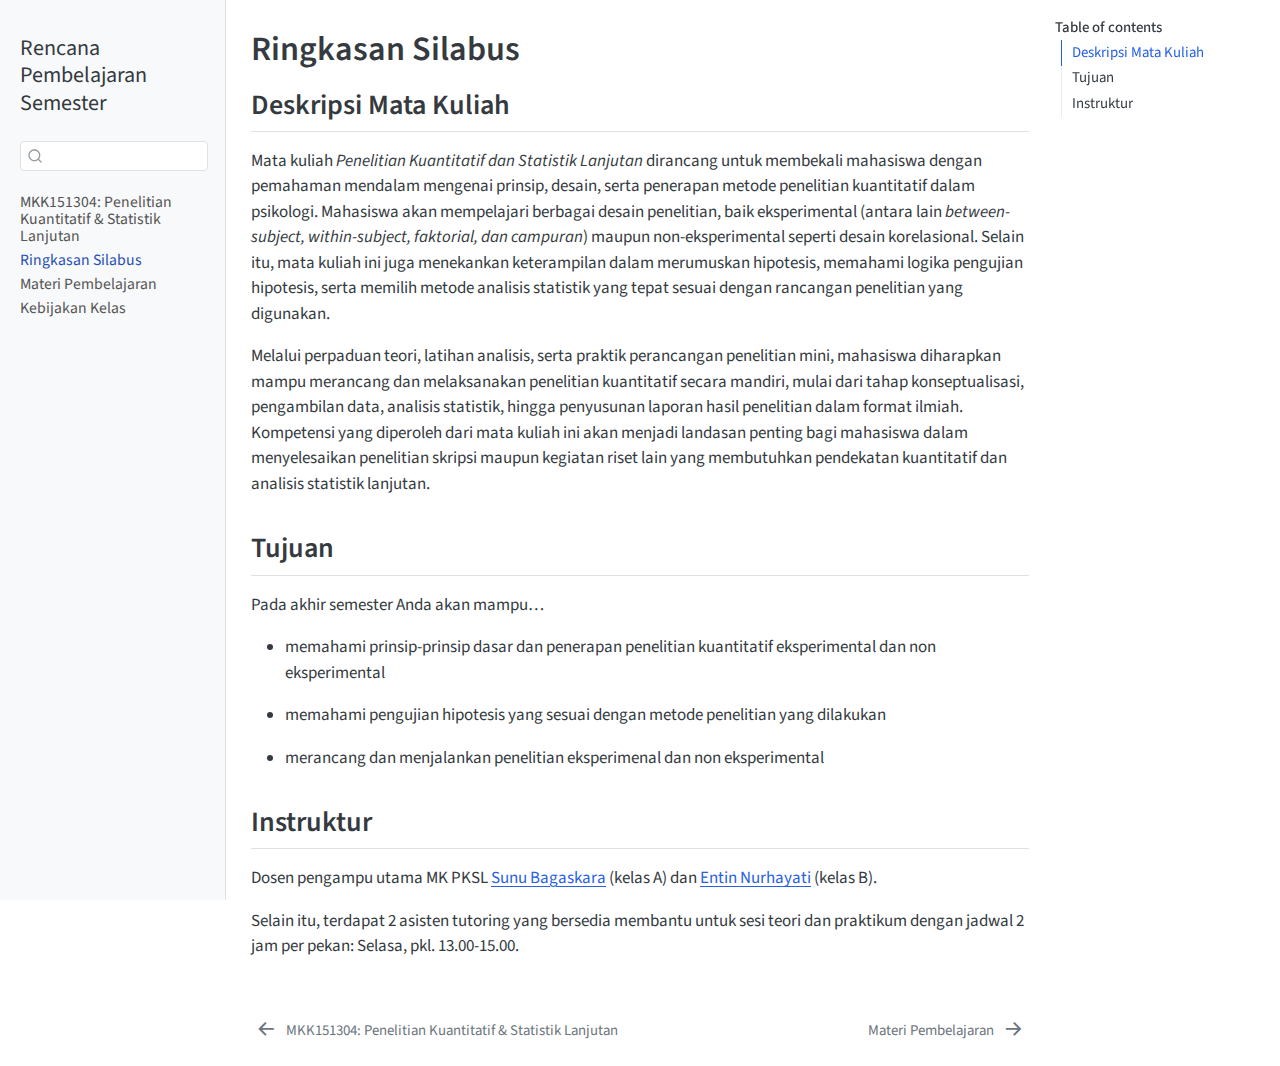
<file: docs/ringkasan.html>
<!DOCTYPE html>
<html xmlns="http://www.w3.org/1999/xhtml" lang="en" xml:lang="en"><head>

<meta charset="utf-8">
<meta name="generator" content="quarto-1.6.42">

<meta name="viewport" content="width=device-width, initial-scale=1.0, user-scalable=yes">


<title>Ringkasan Silabus – Rencana Pembelajaran Semester</title>
<style>
code{white-space: pre-wrap;}
span.smallcaps{font-variant: small-caps;}
div.columns{display: flex; gap: min(4vw, 1.5em);}
div.column{flex: auto; overflow-x: auto;}
div.hanging-indent{margin-left: 1.5em; text-indent: -1.5em;}
ul.task-list{list-style: none;}
ul.task-list li input[type="checkbox"] {
  width: 0.8em;
  margin: 0 0.8em 0.2em -1em; /* quarto-specific, see https://github.com/quarto-dev/quarto-cli/issues/4556 */ 
  vertical-align: middle;
}
</style>


<script src="site_libs/quarto-nav/quarto-nav.js"></script>
<script src="site_libs/quarto-nav/headroom.min.js"></script>
<script src="site_libs/clipboard/clipboard.min.js"></script>
<script src="site_libs/quarto-search/autocomplete.umd.js"></script>
<script src="site_libs/quarto-search/fuse.min.js"></script>
<script src="site_libs/quarto-search/quarto-search.js"></script>
<meta name="quarto:offset" content="./">
<link href="./materi.html" rel="next">
<link href="./index.html" rel="prev">
<script src="site_libs/quarto-html/quarto.js"></script>
<script src="site_libs/quarto-html/popper.min.js"></script>
<script src="site_libs/quarto-html/tippy.umd.min.js"></script>
<script src="site_libs/quarto-html/anchor.min.js"></script>
<link href="site_libs/quarto-html/tippy.css" rel="stylesheet">
<link href="site_libs/quarto-html/quarto-syntax-highlighting-2f5df379a58b258e96c21c0638c20c03.css" rel="stylesheet" id="quarto-text-highlighting-styles">
<script src="site_libs/bootstrap/bootstrap.min.js"></script>
<link href="site_libs/bootstrap/bootstrap-icons.css" rel="stylesheet">
<link href="site_libs/bootstrap/bootstrap-e3a56bb833732dab8b1f4557df92a201.min.css" rel="stylesheet" append-hash="true" id="quarto-bootstrap" data-mode="light">
<script id="quarto-search-options" type="application/json">{
  "location": "sidebar",
  "copy-button": false,
  "collapse-after": 3,
  "panel-placement": "start",
  "type": "textbox",
  "limit": 50,
  "keyboard-shortcut": [
    "f",
    "/",
    "s"
  ],
  "show-item-context": false,
  "language": {
    "search-no-results-text": "No results",
    "search-matching-documents-text": "matching documents",
    "search-copy-link-title": "Copy link to search",
    "search-hide-matches-text": "Hide additional matches",
    "search-more-match-text": "more match in this document",
    "search-more-matches-text": "more matches in this document",
    "search-clear-button-title": "Clear",
    "search-text-placeholder": "",
    "search-detached-cancel-button-title": "Cancel",
    "search-submit-button-title": "Submit",
    "search-label": "Search"
  }
}</script>


</head>

<body class="nav-sidebar docked">

<div id="quarto-search-results"></div>
  <header id="quarto-header" class="headroom fixed-top">
  <nav class="quarto-secondary-nav">
    <div class="container-fluid d-flex">
      <button type="button" class="quarto-btn-toggle btn" data-bs-toggle="collapse" role="button" data-bs-target=".quarto-sidebar-collapse-item" aria-controls="quarto-sidebar" aria-expanded="false" aria-label="Toggle sidebar navigation" onclick="if (window.quartoToggleHeadroom) { window.quartoToggleHeadroom(); }">
        <i class="bi bi-layout-text-sidebar-reverse"></i>
      </button>
        <nav class="quarto-page-breadcrumbs" aria-label="breadcrumb"><ol class="breadcrumb"><li class="breadcrumb-item"><a href="./ringkasan.html">Ringkasan Silabus</a></li></ol></nav>
        <a class="flex-grow-1" role="navigation" data-bs-toggle="collapse" data-bs-target=".quarto-sidebar-collapse-item" aria-controls="quarto-sidebar" aria-expanded="false" aria-label="Toggle sidebar navigation" onclick="if (window.quartoToggleHeadroom) { window.quartoToggleHeadroom(); }">      
        </a>
      <button type="button" class="btn quarto-search-button" aria-label="Search" onclick="window.quartoOpenSearch();">
        <i class="bi bi-search"></i>
      </button>
    </div>
  </nav>
</header>
<!-- content -->
<div id="quarto-content" class="quarto-container page-columns page-rows-contents page-layout-article">
<!-- sidebar -->
  <nav id="quarto-sidebar" class="sidebar collapse collapse-horizontal quarto-sidebar-collapse-item sidebar-navigation docked overflow-auto">
    <div class="pt-lg-2 mt-2 text-left sidebar-header">
    <div class="sidebar-title mb-0 py-0">
      <a href="./">Rencana Pembelajaran Semester</a> 
    </div>
      </div>
        <div class="mt-2 flex-shrink-0 align-items-center">
        <div class="sidebar-search">
        <div id="quarto-search" class="" title="Search"></div>
        </div>
        </div>
    <div class="sidebar-menu-container"> 
    <ul class="list-unstyled mt-1">
        <li class="sidebar-item">
  <div class="sidebar-item-container"> 
  <a href="./index.html" class="sidebar-item-text sidebar-link">
 <span class="menu-text">MKK151304: Penelitian Kuantitatif &amp; Statistik Lanjutan</span></a>
  </div>
</li>
        <li class="sidebar-item">
  <div class="sidebar-item-container"> 
  <a href="./ringkasan.html" class="sidebar-item-text sidebar-link active">
 <span class="menu-text">Ringkasan Silabus</span></a>
  </div>
</li>
        <li class="sidebar-item">
  <div class="sidebar-item-container"> 
  <a href="./materi.html" class="sidebar-item-text sidebar-link">
 <span class="menu-text">Materi Pembelajaran</span></a>
  </div>
</li>
        <li class="sidebar-item">
  <div class="sidebar-item-container"> 
  <a href="./policies.html" class="sidebar-item-text sidebar-link">
 <span class="menu-text">Kebijakan Kelas</span></a>
  </div>
</li>
    </ul>
    </div>
</nav>
<div id="quarto-sidebar-glass" class="quarto-sidebar-collapse-item" data-bs-toggle="collapse" data-bs-target=".quarto-sidebar-collapse-item"></div>
<!-- margin-sidebar -->
    <div id="quarto-margin-sidebar" class="sidebar margin-sidebar">
        <nav id="TOC" role="doc-toc" class="toc-active" data-toc-expanded="3">
    <h2 id="toc-title">Table of contents</h2>
   
  <ul>
  <li><a href="#deskripsi-mata-kuliah" id="toc-deskripsi-mata-kuliah" class="nav-link active" data-scroll-target="#deskripsi-mata-kuliah">Deskripsi Mata Kuliah</a></li>
  <li><a href="#tujuan" id="toc-tujuan" class="nav-link" data-scroll-target="#tujuan">Tujuan</a></li>
  <li><a href="#instruktur" id="toc-instruktur" class="nav-link" data-scroll-target="#instruktur">Instruktur</a></li>
  </ul>
</nav>
    </div>
<!-- main -->
<main class="content" id="quarto-document-content">

<header id="title-block-header" class="quarto-title-block default">
<div class="quarto-title">
<h1 class="title">Ringkasan Silabus</h1>
</div>



<div class="quarto-title-meta">

    
  
    
  </div>
  


</header>


<section id="deskripsi-mata-kuliah" class="level2">
<h2 class="anchored" data-anchor-id="deskripsi-mata-kuliah">Deskripsi Mata Kuliah</h2>
<p>Mata kuliah <em>Penelitian Kuantitatif dan Statistik Lanjutan</em> dirancang untuk membekali mahasiswa dengan pemahaman mendalam mengenai prinsip, desain, serta penerapan metode penelitian kuantitatif dalam psikologi. Mahasiswa akan mempelajari berbagai desain penelitian, baik eksperimental (antara lain <em>between-subject, within-subject, faktorial, dan campuran</em>) maupun non-eksperimental seperti desain korelasional. Selain itu, mata kuliah ini juga menekankan keterampilan dalam merumuskan hipotesis, memahami logika pengujian hipotesis, serta memilih metode analisis statistik yang tepat sesuai dengan rancangan penelitian yang digunakan.</p>
<p>Melalui perpaduan teori, latihan analisis, serta praktik perancangan penelitian mini, mahasiswa diharapkan mampu merancang dan melaksanakan penelitian kuantitatif secara mandiri, mulai dari tahap konseptualisasi, pengambilan data, analisis statistik, hingga penyusunan laporan hasil penelitian dalam format ilmiah. Kompetensi yang diperoleh dari mata kuliah ini akan menjadi landasan penting bagi mahasiswa dalam menyelesaikan penelitian skripsi maupun kegiatan riset lain yang membutuhkan pendekatan kuantitatif dan analisis statistik lanjutan.</p>
</section>
<section id="tujuan" class="level2">
<h2 class="anchored" data-anchor-id="tujuan">Tujuan</h2>
<p>Pada akhir semester Anda akan mampu…</p>
<ul>
<li><p>memahami prinsip-prinsip dasar dan penerapan penelitian kuantitatif eksperimental dan non eksperimental</p></li>
<li><p>memahami pengujian hipotesis yang sesuai dengan metode penelitian yang dilakukan</p></li>
<li><p>merancang dan menjalankan penelitian eksperimenal dan non eksperimental</p></li>
</ul>
</section>
<section id="instruktur" class="level2">
<h2 class="anchored" data-anchor-id="instruktur">Instruktur</h2>
<p>Dosen pengampu utama MK PKSL <a href="https://scholar.google.co.id/citations?user=fgMG__YAAAAJ&amp;hl=en">Sunu Bagaskara</a> (kelas A) dan <a href="https://scholar.google.co.id/citations?hl=en&amp;user=F9qebwEAAAAJ">Entin Nurhayati</a> (kelas B).</p>
<p>Selain itu, terdapat 2 asisten tutoring yang bersedia membantu untuk sesi teori dan praktikum dengan jadwal 2 jam per pekan: Selasa, pkl. 13.00-15.00.</p>


</section>

</main> <!-- /main -->
<script id="quarto-html-after-body" type="application/javascript">
window.document.addEventListener("DOMContentLoaded", function (event) {
  const toggleBodyColorMode = (bsSheetEl) => {
    const mode = bsSheetEl.getAttribute("data-mode");
    const bodyEl = window.document.querySelector("body");
    if (mode === "dark") {
      bodyEl.classList.add("quarto-dark");
      bodyEl.classList.remove("quarto-light");
    } else {
      bodyEl.classList.add("quarto-light");
      bodyEl.classList.remove("quarto-dark");
    }
  }
  const toggleBodyColorPrimary = () => {
    const bsSheetEl = window.document.querySelector("link#quarto-bootstrap");
    if (bsSheetEl) {
      toggleBodyColorMode(bsSheetEl);
    }
  }
  toggleBodyColorPrimary();  
  const icon = "";
  const anchorJS = new window.AnchorJS();
  anchorJS.options = {
    placement: 'right',
    icon: icon
  };
  anchorJS.add('.anchored');
  const isCodeAnnotation = (el) => {
    for (const clz of el.classList) {
      if (clz.startsWith('code-annotation-')) {                     
        return true;
      }
    }
    return false;
  }
  const onCopySuccess = function(e) {
    // button target
    const button = e.trigger;
    // don't keep focus
    button.blur();
    // flash "checked"
    button.classList.add('code-copy-button-checked');
    var currentTitle = button.getAttribute("title");
    button.setAttribute("title", "Copied!");
    let tooltip;
    if (window.bootstrap) {
      button.setAttribute("data-bs-toggle", "tooltip");
      button.setAttribute("data-bs-placement", "left");
      button.setAttribute("data-bs-title", "Copied!");
      tooltip = new bootstrap.Tooltip(button, 
        { trigger: "manual", 
          customClass: "code-copy-button-tooltip",
          offset: [0, -8]});
      tooltip.show();    
    }
    setTimeout(function() {
      if (tooltip) {
        tooltip.hide();
        button.removeAttribute("data-bs-title");
        button.removeAttribute("data-bs-toggle");
        button.removeAttribute("data-bs-placement");
      }
      button.setAttribute("title", currentTitle);
      button.classList.remove('code-copy-button-checked');
    }, 1000);
    // clear code selection
    e.clearSelection();
  }
  const getTextToCopy = function(trigger) {
      const codeEl = trigger.previousElementSibling.cloneNode(true);
      for (const childEl of codeEl.children) {
        if (isCodeAnnotation(childEl)) {
          childEl.remove();
        }
      }
      return codeEl.innerText;
  }
  const clipboard = new window.ClipboardJS('.code-copy-button:not([data-in-quarto-modal])', {
    text: getTextToCopy
  });
  clipboard.on('success', onCopySuccess);
  if (window.document.getElementById('quarto-embedded-source-code-modal')) {
    const clipboardModal = new window.ClipboardJS('.code-copy-button[data-in-quarto-modal]', {
      text: getTextToCopy,
      container: window.document.getElementById('quarto-embedded-source-code-modal')
    });
    clipboardModal.on('success', onCopySuccess);
  }
    var localhostRegex = new RegExp(/^(?:http|https):\/\/localhost\:?[0-9]*\//);
    var mailtoRegex = new RegExp(/^mailto:/);
      var filterRegex = new RegExp('/' + window.location.host + '/');
    var isInternal = (href) => {
        return filterRegex.test(href) || localhostRegex.test(href) || mailtoRegex.test(href);
    }
    // Inspect non-navigation links and adorn them if external
 	var links = window.document.querySelectorAll('a[href]:not(.nav-link):not(.navbar-brand):not(.toc-action):not(.sidebar-link):not(.sidebar-item-toggle):not(.pagination-link):not(.no-external):not([aria-hidden]):not(.dropdown-item):not(.quarto-navigation-tool):not(.about-link)');
    for (var i=0; i<links.length; i++) {
      const link = links[i];
      if (!isInternal(link.href)) {
        // undo the damage that might have been done by quarto-nav.js in the case of
        // links that we want to consider external
        if (link.dataset.originalHref !== undefined) {
          link.href = link.dataset.originalHref;
        }
      }
    }
  function tippyHover(el, contentFn, onTriggerFn, onUntriggerFn) {
    const config = {
      allowHTML: true,
      maxWidth: 500,
      delay: 100,
      arrow: false,
      appendTo: function(el) {
          return el.parentElement;
      },
      interactive: true,
      interactiveBorder: 10,
      theme: 'quarto',
      placement: 'bottom-start',
    };
    if (contentFn) {
      config.content = contentFn;
    }
    if (onTriggerFn) {
      config.onTrigger = onTriggerFn;
    }
    if (onUntriggerFn) {
      config.onUntrigger = onUntriggerFn;
    }
    window.tippy(el, config); 
  }
  const noterefs = window.document.querySelectorAll('a[role="doc-noteref"]');
  for (var i=0; i<noterefs.length; i++) {
    const ref = noterefs[i];
    tippyHover(ref, function() {
      // use id or data attribute instead here
      let href = ref.getAttribute('data-footnote-href') || ref.getAttribute('href');
      try { href = new URL(href).hash; } catch {}
      const id = href.replace(/^#\/?/, "");
      const note = window.document.getElementById(id);
      if (note) {
        return note.innerHTML;
      } else {
        return "";
      }
    });
  }
  const xrefs = window.document.querySelectorAll('a.quarto-xref');
  const processXRef = (id, note) => {
    // Strip column container classes
    const stripColumnClz = (el) => {
      el.classList.remove("page-full", "page-columns");
      if (el.children) {
        for (const child of el.children) {
          stripColumnClz(child);
        }
      }
    }
    stripColumnClz(note)
    if (id === null || id.startsWith('sec-')) {
      // Special case sections, only their first couple elements
      const container = document.createElement("div");
      if (note.children && note.children.length > 2) {
        container.appendChild(note.children[0].cloneNode(true));
        for (let i = 1; i < note.children.length; i++) {
          const child = note.children[i];
          if (child.tagName === "P" && child.innerText === "") {
            continue;
          } else {
            container.appendChild(child.cloneNode(true));
            break;
          }
        }
        if (window.Quarto?.typesetMath) {
          window.Quarto.typesetMath(container);
        }
        return container.innerHTML
      } else {
        if (window.Quarto?.typesetMath) {
          window.Quarto.typesetMath(note);
        }
        return note.innerHTML;
      }
    } else {
      // Remove any anchor links if they are present
      const anchorLink = note.querySelector('a.anchorjs-link');
      if (anchorLink) {
        anchorLink.remove();
      }
      if (window.Quarto?.typesetMath) {
        window.Quarto.typesetMath(note);
      }
      if (note.classList.contains("callout")) {
        return note.outerHTML;
      } else {
        return note.innerHTML;
      }
    }
  }
  for (var i=0; i<xrefs.length; i++) {
    const xref = xrefs[i];
    tippyHover(xref, undefined, function(instance) {
      instance.disable();
      let url = xref.getAttribute('href');
      let hash = undefined; 
      if (url.startsWith('#')) {
        hash = url;
      } else {
        try { hash = new URL(url).hash; } catch {}
      }
      if (hash) {
        const id = hash.replace(/^#\/?/, "");
        const note = window.document.getElementById(id);
        if (note !== null) {
          try {
            const html = processXRef(id, note.cloneNode(true));
            instance.setContent(html);
          } finally {
            instance.enable();
            instance.show();
          }
        } else {
          // See if we can fetch this
          fetch(url.split('#')[0])
          .then(res => res.text())
          .then(html => {
            const parser = new DOMParser();
            const htmlDoc = parser.parseFromString(html, "text/html");
            const note = htmlDoc.getElementById(id);
            if (note !== null) {
              const html = processXRef(id, note);
              instance.setContent(html);
            } 
          }).finally(() => {
            instance.enable();
            instance.show();
          });
        }
      } else {
        // See if we can fetch a full url (with no hash to target)
        // This is a special case and we should probably do some content thinning / targeting
        fetch(url)
        .then(res => res.text())
        .then(html => {
          const parser = new DOMParser();
          const htmlDoc = parser.parseFromString(html, "text/html");
          const note = htmlDoc.querySelector('main.content');
          if (note !== null) {
            // This should only happen for chapter cross references
            // (since there is no id in the URL)
            // remove the first header
            if (note.children.length > 0 && note.children[0].tagName === "HEADER") {
              note.children[0].remove();
            }
            const html = processXRef(null, note);
            instance.setContent(html);
          } 
        }).finally(() => {
          instance.enable();
          instance.show();
        });
      }
    }, function(instance) {
    });
  }
      let selectedAnnoteEl;
      const selectorForAnnotation = ( cell, annotation) => {
        let cellAttr = 'data-code-cell="' + cell + '"';
        let lineAttr = 'data-code-annotation="' +  annotation + '"';
        const selector = 'span[' + cellAttr + '][' + lineAttr + ']';
        return selector;
      }
      const selectCodeLines = (annoteEl) => {
        const doc = window.document;
        const targetCell = annoteEl.getAttribute("data-target-cell");
        const targetAnnotation = annoteEl.getAttribute("data-target-annotation");
        const annoteSpan = window.document.querySelector(selectorForAnnotation(targetCell, targetAnnotation));
        const lines = annoteSpan.getAttribute("data-code-lines").split(",");
        const lineIds = lines.map((line) => {
          return targetCell + "-" + line;
        })
        let top = null;
        let height = null;
        let parent = null;
        if (lineIds.length > 0) {
            //compute the position of the single el (top and bottom and make a div)
            const el = window.document.getElementById(lineIds[0]);
            top = el.offsetTop;
            height = el.offsetHeight;
            parent = el.parentElement.parentElement;
          if (lineIds.length > 1) {
            const lastEl = window.document.getElementById(lineIds[lineIds.length - 1]);
            const bottom = lastEl.offsetTop + lastEl.offsetHeight;
            height = bottom - top;
          }
          if (top !== null && height !== null && parent !== null) {
            // cook up a div (if necessary) and position it 
            let div = window.document.getElementById("code-annotation-line-highlight");
            if (div === null) {
              div = window.document.createElement("div");
              div.setAttribute("id", "code-annotation-line-highlight");
              div.style.position = 'absolute';
              parent.appendChild(div);
            }
            div.style.top = top - 2 + "px";
            div.style.height = height + 4 + "px";
            div.style.left = 0;
            let gutterDiv = window.document.getElementById("code-annotation-line-highlight-gutter");
            if (gutterDiv === null) {
              gutterDiv = window.document.createElement("div");
              gutterDiv.setAttribute("id", "code-annotation-line-highlight-gutter");
              gutterDiv.style.position = 'absolute';
              const codeCell = window.document.getElementById(targetCell);
              const gutter = codeCell.querySelector('.code-annotation-gutter');
              gutter.appendChild(gutterDiv);
            }
            gutterDiv.style.top = top - 2 + "px";
            gutterDiv.style.height = height + 4 + "px";
          }
          selectedAnnoteEl = annoteEl;
        }
      };
      const unselectCodeLines = () => {
        const elementsIds = ["code-annotation-line-highlight", "code-annotation-line-highlight-gutter"];
        elementsIds.forEach((elId) => {
          const div = window.document.getElementById(elId);
          if (div) {
            div.remove();
          }
        });
        selectedAnnoteEl = undefined;
      };
        // Handle positioning of the toggle
    window.addEventListener(
      "resize",
      throttle(() => {
        elRect = undefined;
        if (selectedAnnoteEl) {
          selectCodeLines(selectedAnnoteEl);
        }
      }, 10)
    );
    function throttle(fn, ms) {
    let throttle = false;
    let timer;
      return (...args) => {
        if(!throttle) { // first call gets through
            fn.apply(this, args);
            throttle = true;
        } else { // all the others get throttled
            if(timer) clearTimeout(timer); // cancel #2
            timer = setTimeout(() => {
              fn.apply(this, args);
              timer = throttle = false;
            }, ms);
        }
      };
    }
      // Attach click handler to the DT
      const annoteDls = window.document.querySelectorAll('dt[data-target-cell]');
      for (const annoteDlNode of annoteDls) {
        annoteDlNode.addEventListener('click', (event) => {
          const clickedEl = event.target;
          if (clickedEl !== selectedAnnoteEl) {
            unselectCodeLines();
            const activeEl = window.document.querySelector('dt[data-target-cell].code-annotation-active');
            if (activeEl) {
              activeEl.classList.remove('code-annotation-active');
            }
            selectCodeLines(clickedEl);
            clickedEl.classList.add('code-annotation-active');
          } else {
            // Unselect the line
            unselectCodeLines();
            clickedEl.classList.remove('code-annotation-active');
          }
        });
      }
  const findCites = (el) => {
    const parentEl = el.parentElement;
    if (parentEl) {
      const cites = parentEl.dataset.cites;
      if (cites) {
        return {
          el,
          cites: cites.split(' ')
        };
      } else {
        return findCites(el.parentElement)
      }
    } else {
      return undefined;
    }
  };
  var bibliorefs = window.document.querySelectorAll('a[role="doc-biblioref"]');
  for (var i=0; i<bibliorefs.length; i++) {
    const ref = bibliorefs[i];
    const citeInfo = findCites(ref);
    if (citeInfo) {
      tippyHover(citeInfo.el, function() {
        var popup = window.document.createElement('div');
        citeInfo.cites.forEach(function(cite) {
          var citeDiv = window.document.createElement('div');
          citeDiv.classList.add('hanging-indent');
          citeDiv.classList.add('csl-entry');
          var biblioDiv = window.document.getElementById('ref-' + cite);
          if (biblioDiv) {
            citeDiv.innerHTML = biblioDiv.innerHTML;
          }
          popup.appendChild(citeDiv);
        });
        return popup.innerHTML;
      });
    }
  }
});
</script>
<nav class="page-navigation">
  <div class="nav-page nav-page-previous">
      <a href="./index.html" class="pagination-link" aria-label="MKK151304: Penelitian Kuantitatif &amp; Statistik Lanjutan">
        <i class="bi bi-arrow-left-short"></i> <span class="nav-page-text">MKK151304: Penelitian Kuantitatif &amp; Statistik Lanjutan</span>
      </a>          
  </div>
  <div class="nav-page nav-page-next">
      <a href="./materi.html" class="pagination-link" aria-label="Materi Pembelajaran">
        <span class="nav-page-text">Materi Pembelajaran</span> <i class="bi bi-arrow-right-short"></i>
      </a>
  </div>
</nav>
</div> <!-- /content -->




</body></html>
</file>
<file: docs/site_libs/quarto-html/tippy.css>
.tippy-box[data-animation=fade][data-state=hidden]{opacity:0}[data-tippy-root]{max-width:calc(100vw - 10px)}.tippy-box{position:relative;background-color:#333;color:#fff;border-radius:4px;font-size:14px;line-height:1.4;white-space:normal;outline:0;transition-property:transform,visibility,opacity}.tippy-box[data-placement^=top]>.tippy-arrow{bottom:0}.tippy-box[data-placement^=top]>.tippy-arrow:before{bottom:-7px;left:0;border-width:8px 8px 0;border-top-color:initial;transform-origin:center top}.tippy-box[data-placement^=bottom]>.tippy-arrow{top:0}.tippy-box[data-placement^=bottom]>.tippy-arrow:before{top:-7px;left:0;border-width:0 8px 8px;border-bottom-color:initial;transform-origin:center bottom}.tippy-box[data-placement^=left]>.tippy-arrow{right:0}.tippy-box[data-placement^=left]>.tippy-arrow:before{border-width:8px 0 8px 8px;border-left-color:initial;right:-7px;transform-origin:center left}.tippy-box[data-placement^=right]>.tippy-arrow{left:0}.tippy-box[data-placement^=right]>.tippy-arrow:before{left:-7px;border-width:8px 8px 8px 0;border-right-color:initial;transform-origin:center right}.tippy-box[data-inertia][data-state=visible]{transition-timing-function:cubic-bezier(.54,1.5,.38,1.11)}.tippy-arrow{width:16px;height:16px;color:#333}.tippy-arrow:before{content:"";position:absolute;border-color:transparent;border-style:solid}.tippy-content{position:relative;padding:5px 9px;z-index:1}
</file>
<file: docs/site_libs/quarto-html/quarto-syntax-highlighting-2f5df379a58b258e96c21c0638c20c03.css>
/* quarto syntax highlight colors */
:root {
  --quarto-hl-ot-color: #003B4F;
  --quarto-hl-at-color: #657422;
  --quarto-hl-ss-color: #20794D;
  --quarto-hl-an-color: #5E5E5E;
  --quarto-hl-fu-color: #4758AB;
  --quarto-hl-st-color: #20794D;
  --quarto-hl-cf-color: #003B4F;
  --quarto-hl-op-color: #5E5E5E;
  --quarto-hl-er-color: #AD0000;
  --quarto-hl-bn-color: #AD0000;
  --quarto-hl-al-color: #AD0000;
  --quarto-hl-va-color: #111111;
  --quarto-hl-bu-color: inherit;
  --quarto-hl-ex-color: inherit;
  --quarto-hl-pp-color: #AD0000;
  --quarto-hl-in-color: #5E5E5E;
  --quarto-hl-vs-color: #20794D;
  --quarto-hl-wa-color: #5E5E5E;
  --quarto-hl-do-color: #5E5E5E;
  --quarto-hl-im-color: #00769E;
  --quarto-hl-ch-color: #20794D;
  --quarto-hl-dt-color: #AD0000;
  --quarto-hl-fl-color: #AD0000;
  --quarto-hl-co-color: #5E5E5E;
  --quarto-hl-cv-color: #5E5E5E;
  --quarto-hl-cn-color: #8f5902;
  --quarto-hl-sc-color: #5E5E5E;
  --quarto-hl-dv-color: #AD0000;
  --quarto-hl-kw-color: #003B4F;
}

/* other quarto variables */
:root {
  --quarto-font-monospace: SFMono-Regular, Menlo, Monaco, Consolas, "Liberation Mono", "Courier New", monospace;
}

pre > code.sourceCode > span {
  color: #003B4F;
}

code span {
  color: #003B4F;
}

code.sourceCode > span {
  color: #003B4F;
}

div.sourceCode,
div.sourceCode pre.sourceCode {
  color: #003B4F;
}

code span.ot {
  color: #003B4F;
  font-style: inherit;
}

code span.at {
  color: #657422;
  font-style: inherit;
}

code span.ss {
  color: #20794D;
  font-style: inherit;
}

code span.an {
  color: #5E5E5E;
  font-style: inherit;
}

code span.fu {
  color: #4758AB;
  font-style: inherit;
}

code span.st {
  color: #20794D;
  font-style: inherit;
}

code span.cf {
  color: #003B4F;
  font-weight: bold;
  font-style: inherit;
}

code span.op {
  color: #5E5E5E;
  font-style: inherit;
}

code span.er {
  color: #AD0000;
  font-style: inherit;
}

code span.bn {
  color: #AD0000;
  font-style: inherit;
}

code span.al {
  color: #AD0000;
  font-style: inherit;
}

code span.va {
  color: #111111;
  font-style: inherit;
}

code span.bu {
  font-style: inherit;
}

code span.ex {
  font-style: inherit;
}

code span.pp {
  color: #AD0000;
  font-style: inherit;
}

code span.in {
  color: #5E5E5E;
  font-style: inherit;
}

code span.vs {
  color: #20794D;
  font-style: inherit;
}

code span.wa {
  color: #5E5E5E;
  font-style: italic;
}

code span.do {
  color: #5E5E5E;
  font-style: italic;
}

code span.im {
  color: #00769E;
  font-style: inherit;
}

code span.ch {
  color: #20794D;
  font-style: inherit;
}

code span.dt {
  color: #AD0000;
  font-style: inherit;
}

code span.fl {
  color: #AD0000;
  font-style: inherit;
}

code span.co {
  color: #5E5E5E;
  font-style: inherit;
}

code span.cv {
  color: #5E5E5E;
  font-style: italic;
}

code span.cn {
  color: #8f5902;
  font-style: inherit;
}

code span.sc {
  color: #5E5E5E;
  font-style: inherit;
}

code span.dv {
  color: #AD0000;
  font-style: inherit;
}

code span.kw {
  color: #003B4F;
  font-weight: bold;
  font-style: inherit;
}

.prevent-inlining {
  content: "</";
}

/*# sourceMappingURL=35eb38a806ee71ea6d2563be2308c832.css.map */
</file>
